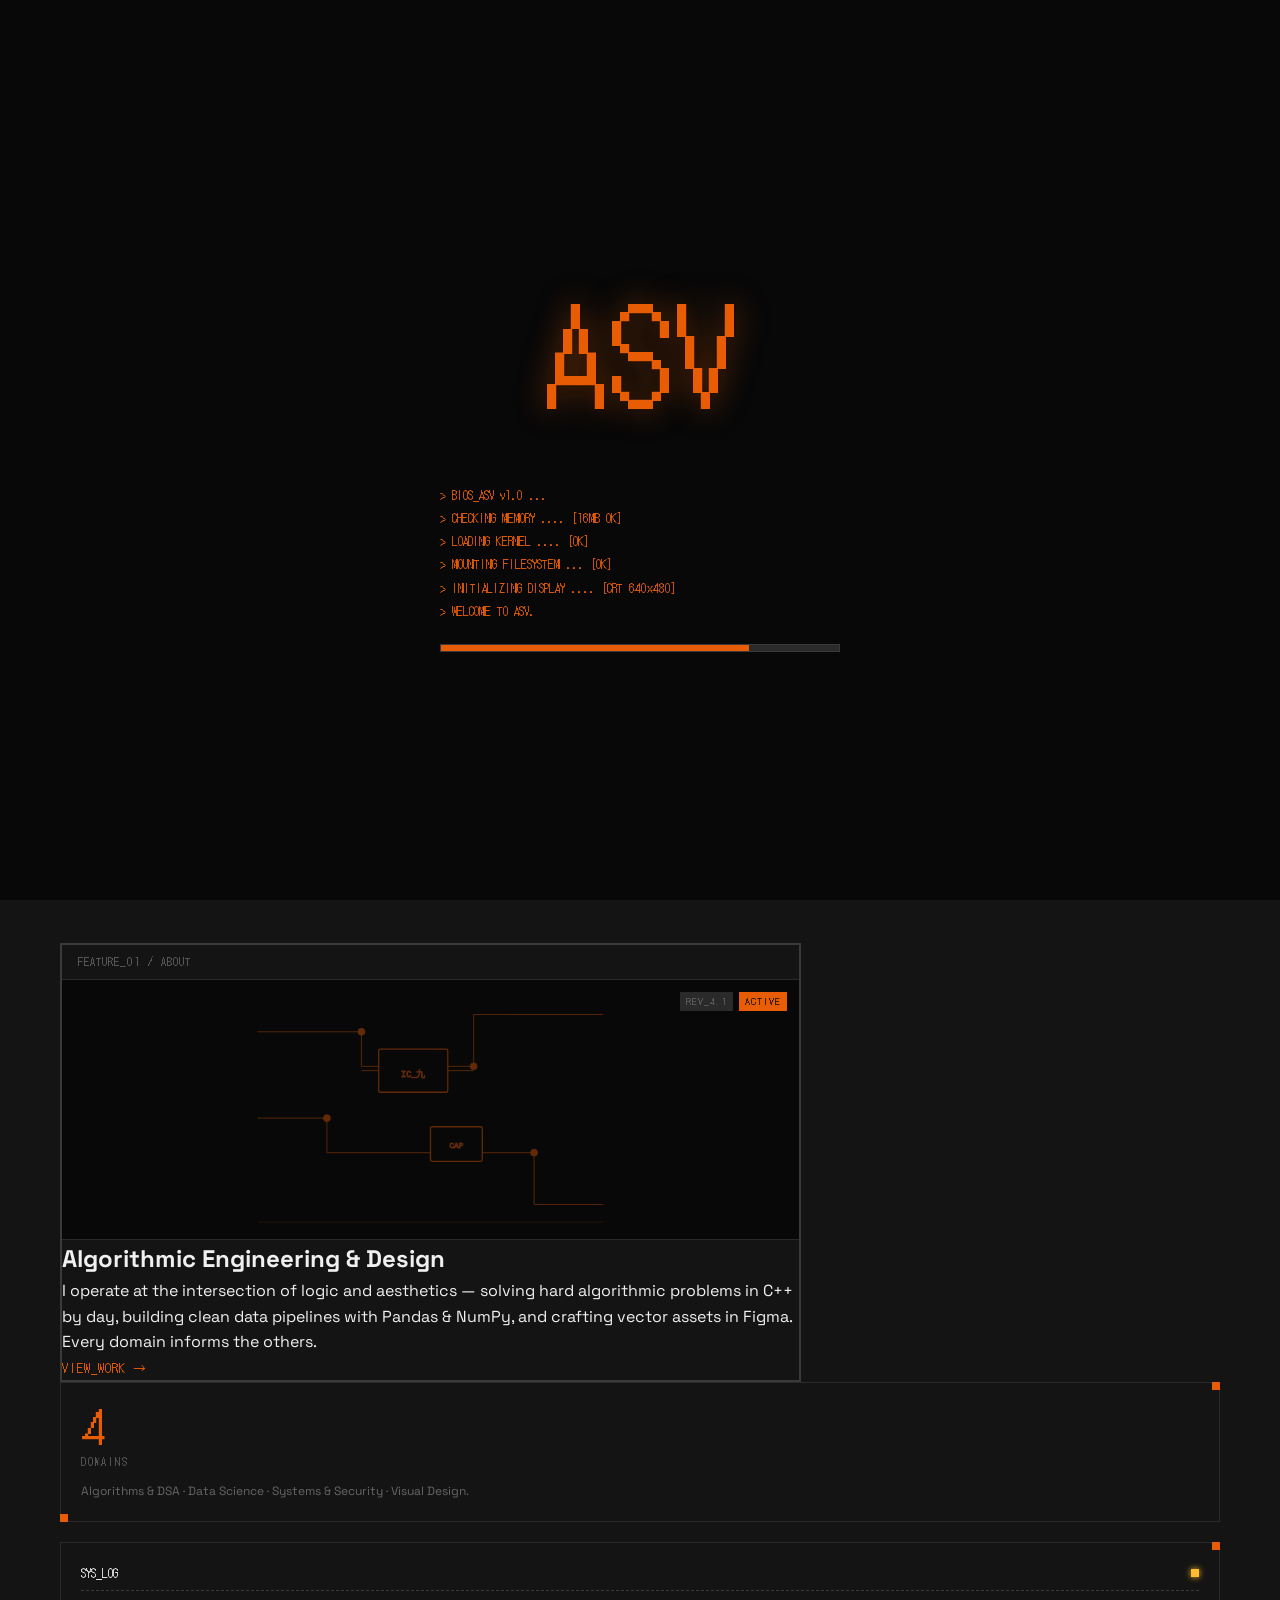
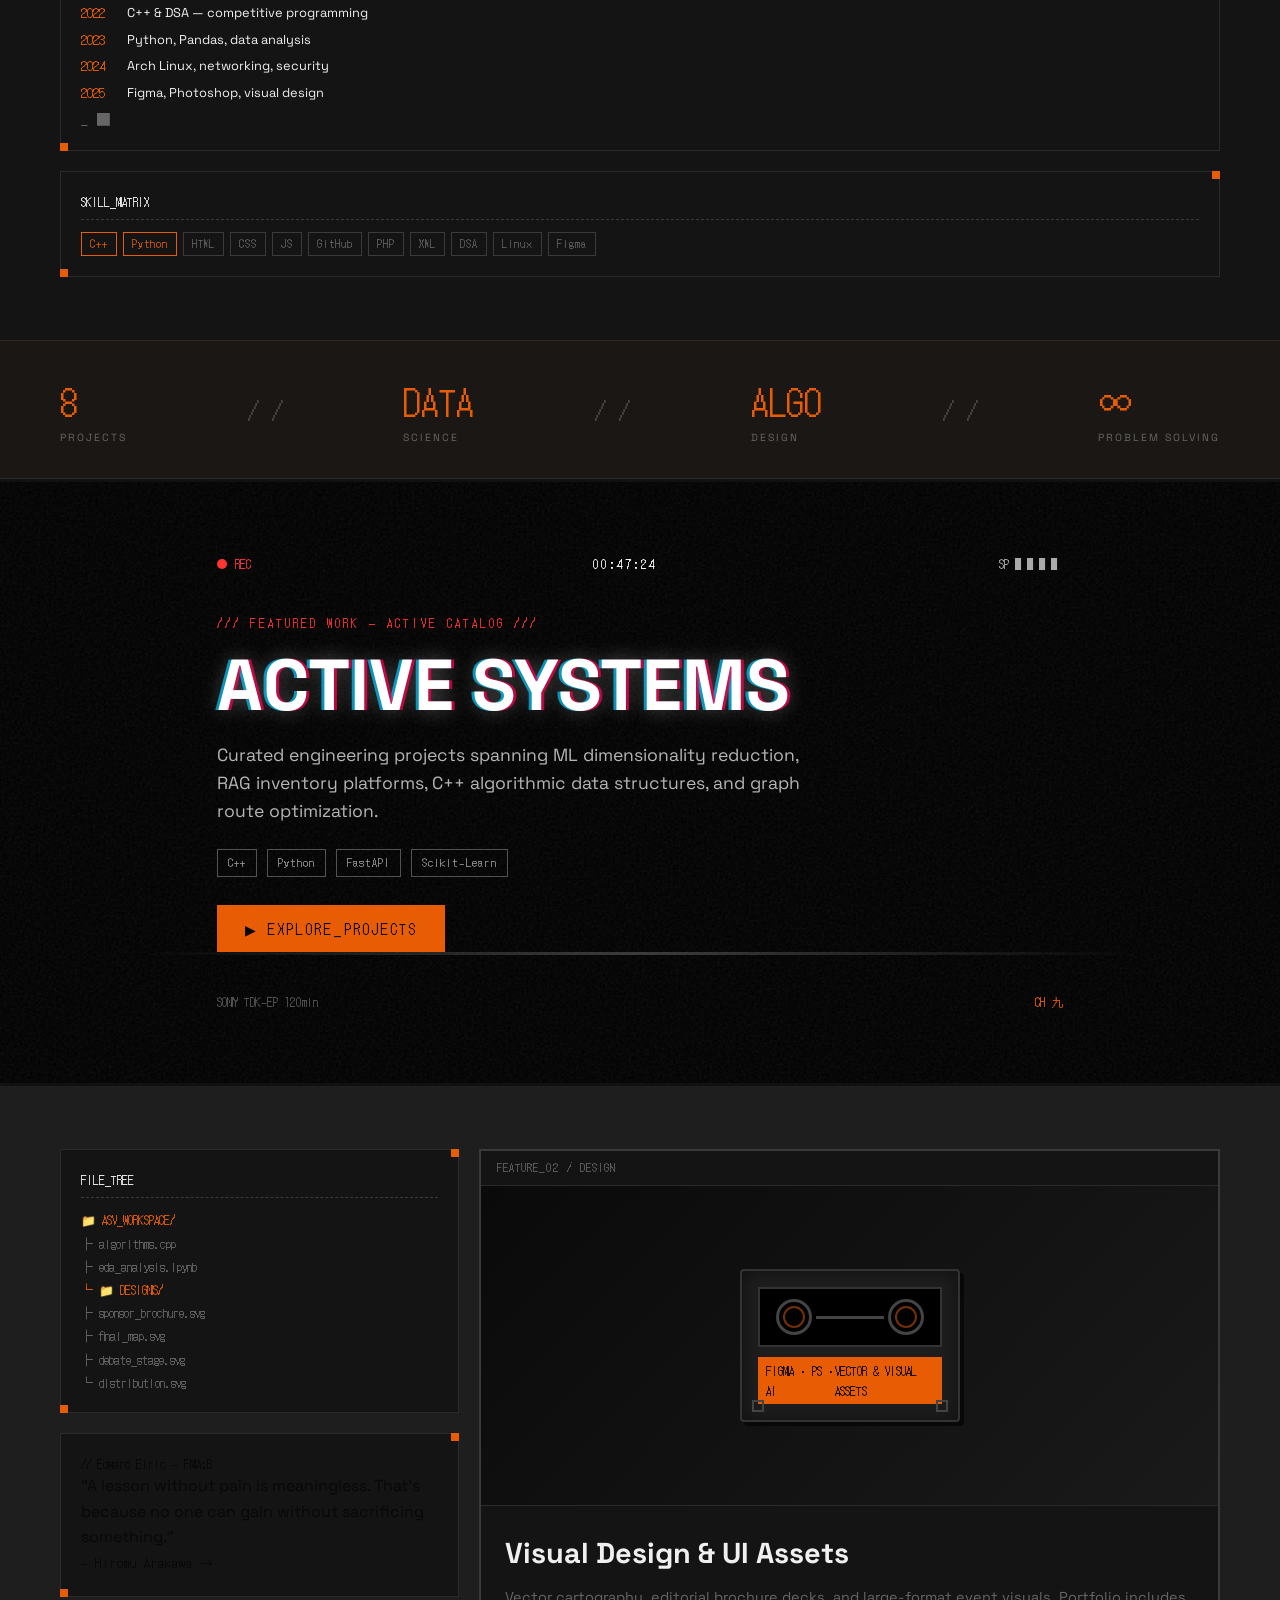
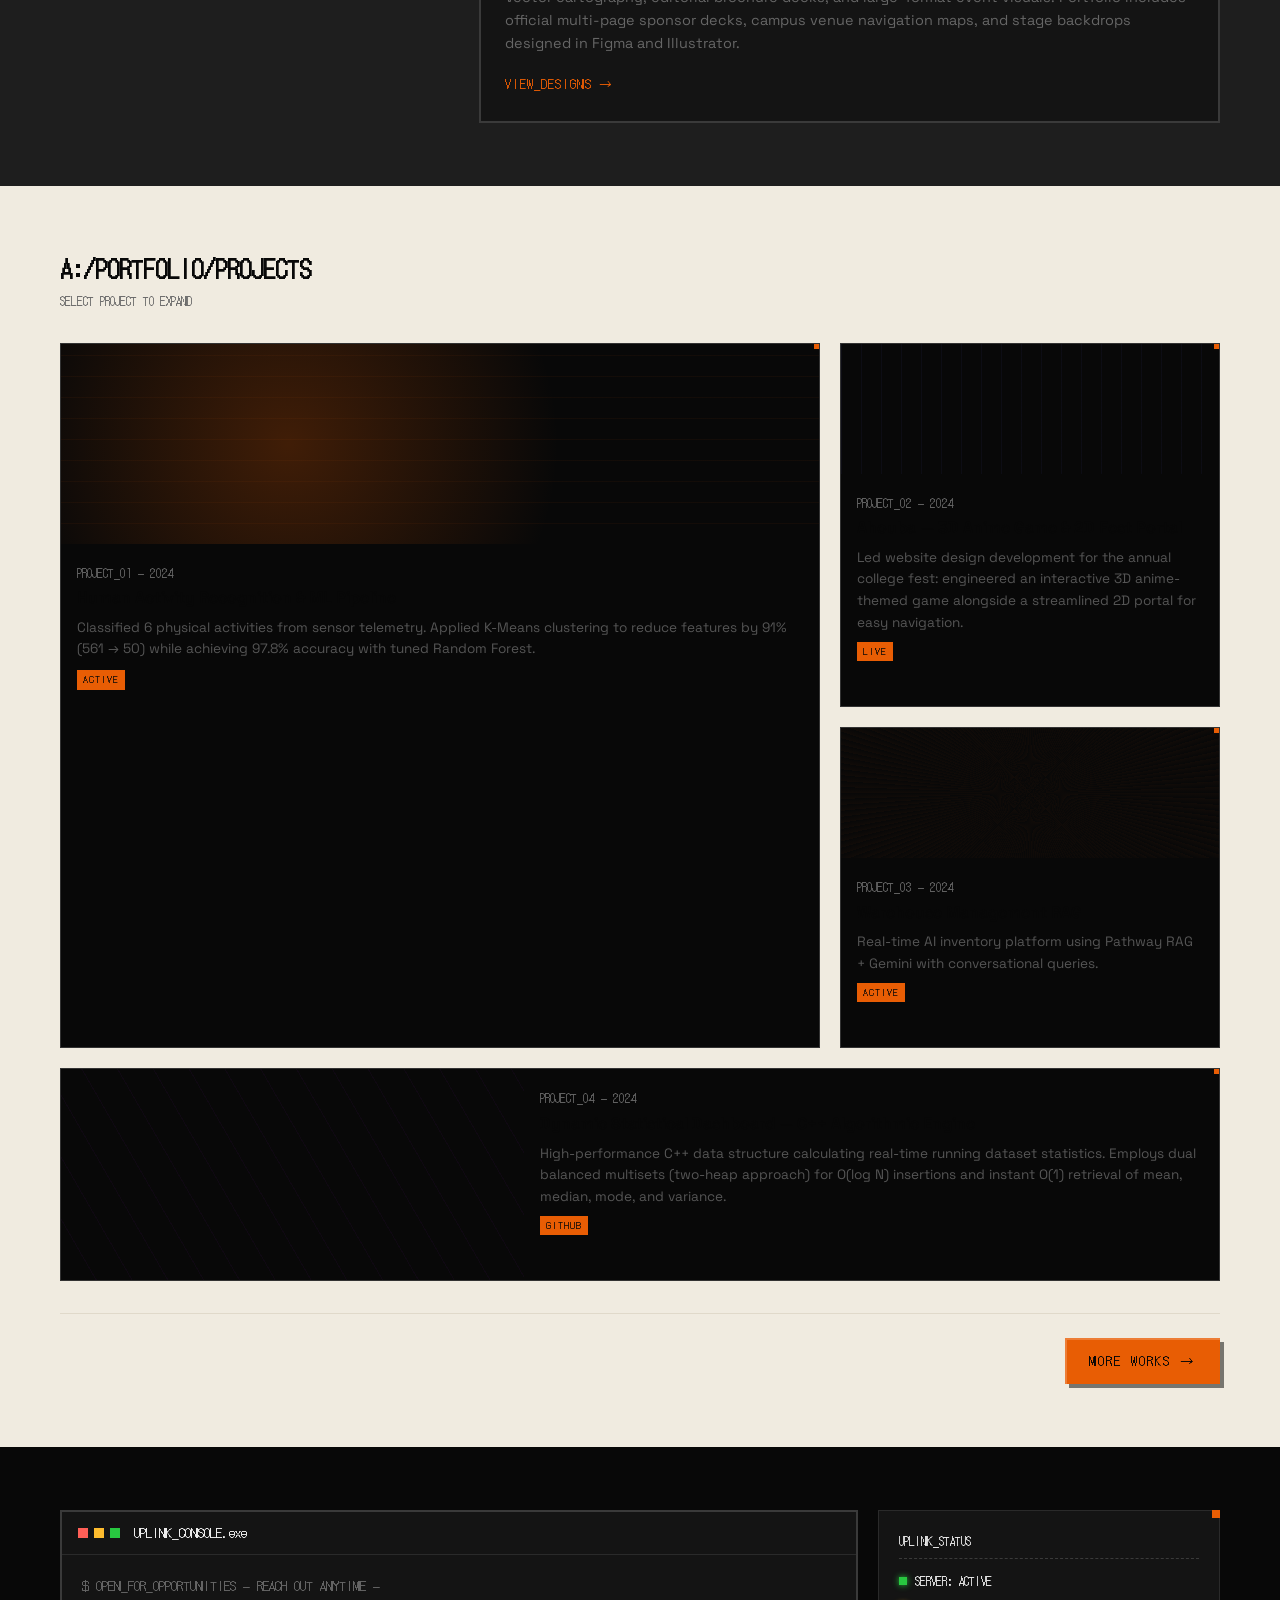
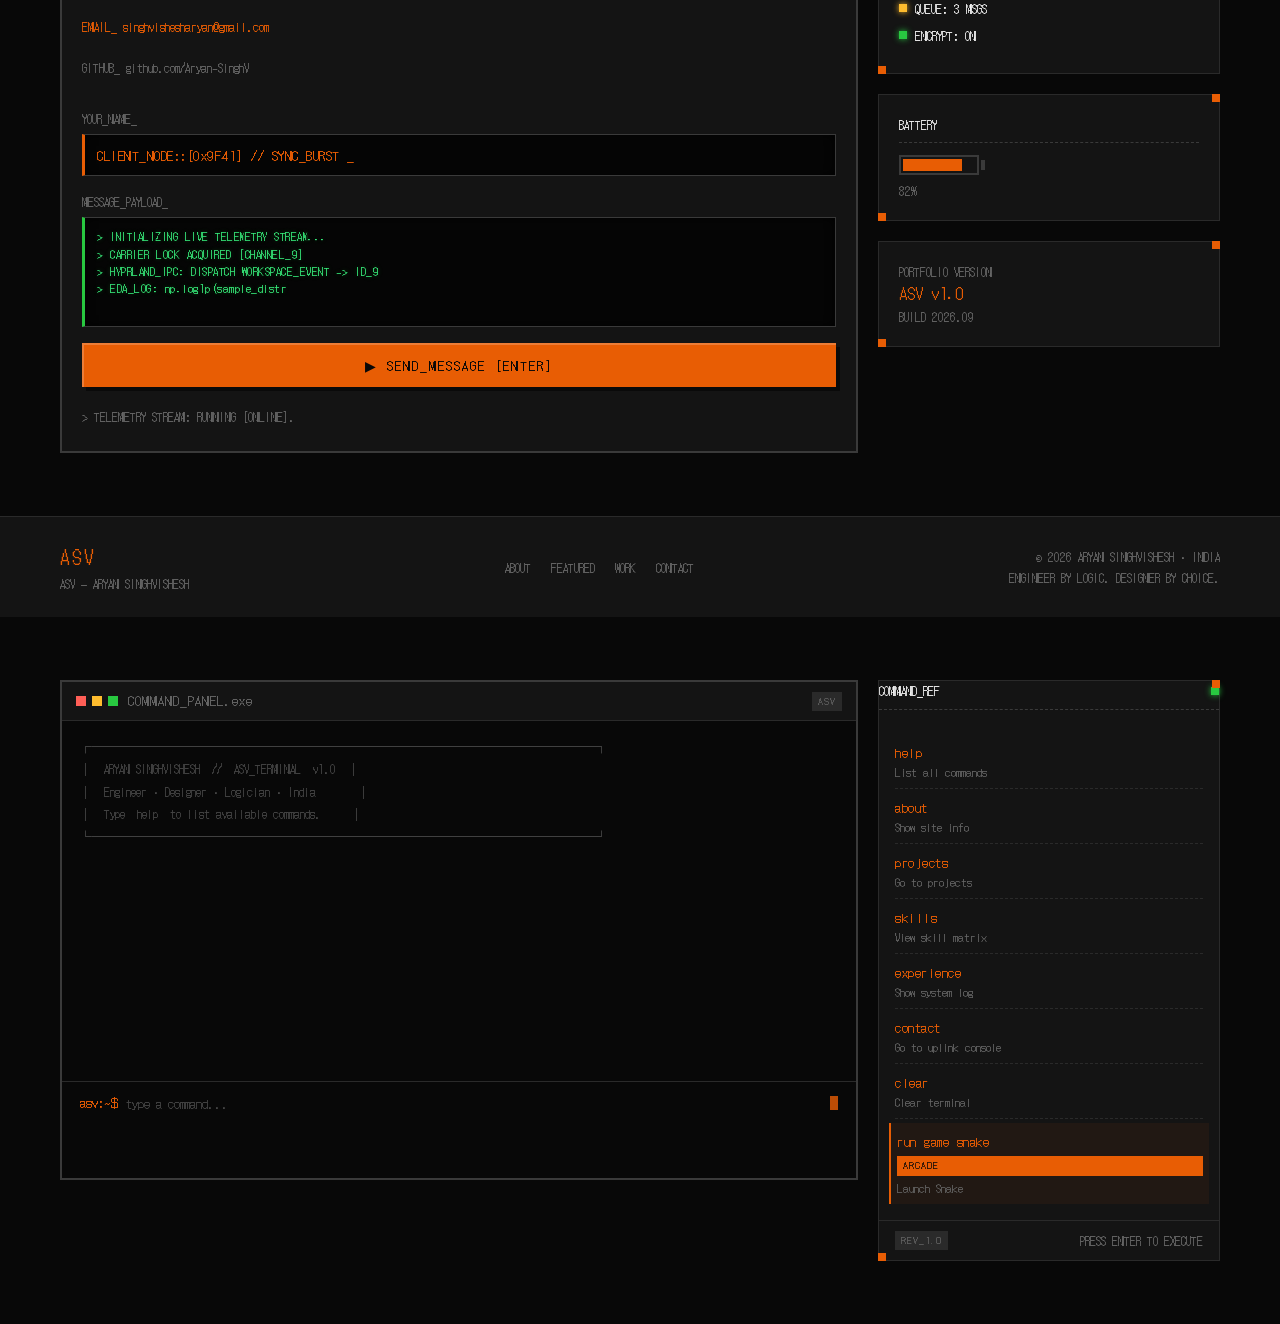
<file: index.html>
<!DOCTYPE html>
<html lang="en">
<head>
    <meta charset="UTF-8">
    <meta name="viewport" content="width=device-width, initial-scale=1.0">
    <title>ASV | Aryan Singhvishesh — Portfolio</title>
    <meta name="description" content="Versatile technologist specializing in algorithmic engineering, data science, Linux systems, and visual design. Open for opportunities.">

    <link rel="preconnect" href="https://fonts.googleapis.com">
    <link rel="preconnect" href="https://fonts.gstatic.com" crossorigin>
    <link href="https://fonts.googleapis.com/css2?family=DotGothic16&family=Space+Grotesk:wght@300;400;500;600;700&display=swap" rel="stylesheet">

    <link rel="stylesheet" href="css/style.css">
    <link rel="stylesheet" href="css/pixel-art.css">
    <link rel="stylesheet" href="css/animations.css">
    <!-- Command Panel — additive only -->
    <link rel="stylesheet" href="css/command-panel.css">
</head>
<body>
    <!-- Boot Screen -->
    <div id="boot-screen">
        <div id="boot-content">
            <div class="boot-logo">ASV</div>
            <div class="boot-lines" id="boot-lines"></div>
            <div class="boot-bar-wrap">
                <div class="boot-bar-fill" id="boot-bar"></div>
            </div>
        </div>
    </div>

    <!-- Overlay effects -->
    <div class="scanlines" aria-hidden="true"></div>
    <div class="vignette" aria-hidden="true"></div>

    <!-- Animated background -->
    <div class="bg-layer" aria-hidden="true">
        <canvas id="bg-canvas"></canvas>
    </div>

    <!-- Custom cursor -->
    <div id="cursor-dot"></div>
    <div id="cursor-ring"></div>

    <!-- ================================================
         SITE WRAPPER
    ================================================ -->
    <div id="site-wrapper">

        <!-- NAV -->
        <header id="main-nav">
            <div class="nav-inner">
                <div class="nav-brand">
                    <span class="px-badge">SYS</span>
                    <span class="nav-logo">ASV</span>
                    <span class="nav-dot blink"></span>
                </div>
                <nav class="nav-links" aria-label="Main navigation">
                    <a href="#featured" class="nav-a">ABOUT</a>
                    <a href="#vhs-section" class="nav-a">FEATURED</a>
                    <a href="#projects" class="nav-a">WORK</a>
                    <a href="#uplink" class="nav-a">CONTACT</a>
                </nav>
                <div class="nav-status">
                    <span id="clock" class="mono">00:00:00</span>
                    <span class="status-pill">ONLINE</span>
                </div>
            </div>
        </header>

        <!-- =============================================
             HERO — FULL WIDTH
        ============================================= -->
        <section id="hero" class="section-hero bg-dark-1">
            <div class="hero-inner">
                <div class="hero-text">
                    <p class="eyebrow mono">// SYS_INIT... ARYAN SINGHVISHESH :: OPEN FOR OPPORTUNITIES</p>
                    <h1 class="hero-h1">
                        <span class="glitch" data-text="未来の記憶">未来の記憶</span>
                    </h1>
                    <p class="hero-subtitle">ASV — ENGINEER · DESIGNER · LOGICIAN</p>
                    <p class="hero-body">
                        Versatile technologist with a strong foundation in C++ algorithmic problem-solving and Python-driven data analysis. Combines Linux administration, networking, and foundational cybersecurity with a creative eye for visual design — a well-rounded approach to every technical challenge.
                    </p>
                    <div class="hero-actions">
                        <button class="px-btn px-btn--primary" id="hero-cta">VIEW PROJECTS</button>
                        <button class="px-btn px-btn--ghost">GET_IN_TOUCH</button>
                    </div>
                </div>
                <div class="hero-widget-stack">
                    <!-- Widget: System Status -->
                    <div class="widget px-frame">
                        <div class="widget-head">
                            <span class="mono">SYS_STATUS</span>
                            <span class="led led--green blink"></span>
                        </div>
                        <div class="meter-row">
                            <span class="mono tiny">CPU</span>
                            <div class="px-bar"><div class="px-bar-fill" style="--w:74%"></div></div>
                            <span class="mono tiny val">74%</span>
                        </div>
                        <div class="meter-row">
                            <span class="mono tiny">MEM</span>
                            <div class="px-bar"><div class="px-bar-fill" style="--w:48%"></div></div>
                            <span class="mono tiny val">48%</span>
                        </div>
                        <div class="meter-row">
                            <span class="mono tiny">DSK</span>
                            <div class="px-bar"><div class="px-bar-fill" style="--w:91%"></div></div>
                            <span class="mono tiny val">91%</span>
                        </div>
                    </div>
                    <!-- Widget: Signal -->
                    <div class="widget px-frame">
                        <div class="widget-head">
                            <span class="mono">NETWORK</span>
                            <div class="sig-bars">
                                <span class="sb sb--1 on"></span>
                                <span class="sb sb--2 on"></span>
                                <span class="sb sb--3 on"></span>
                                <span class="sb sb--4 off"></span>
                            </div>
                        </div>
                        <p class="mono tiny muted">IP: 192.168.九.9</p>
                        <p class="mono tiny muted">LAT: 14ms</p>
                        <p class="mono tiny muted">PKT: <span id="pkt-count">——</span></p>
                    </div>
                </div>
            </div>
            <!-- Decorative kanji strips -->
            <div class="kanji-strip" aria-hidden="true">
                <span>電気　信号　機械　記憶　未来　技術　回路　電気</span>
            </div>
        </section>

        <!-- =============================================
             SPLIT 65 / 35 — FEATURED + STACKED
        ============================================= -->
        <section id="featured" class="section-split bg-charcoal">
            <div class="split-65-35">
                <!-- Large featured block -->
                <article class="feature-main px-frame-heavy">
                    <div class="frame-label">FEATURE_01 / ABOUT</div>
                    <div class="feature-main-visual">
                        <div class="circuit-art" aria-hidden="true">
                            <svg width="100%" height="100%" viewBox="0 0 400 300" xmlns="http://www.w3.org/2000/svg">
                                <g stroke="var(--orange)" stroke-width="1" fill="none" opacity="0.4">
                                    <line x1="0" y1="60" x2="120" y2="60"/>
                                    <line x1="120" y1="60" x2="120" y2="100"/>
                                    <line x1="120" y1="100" x2="250" y2="100"/>
                                    <circle cx="120" cy="60" r="4" fill="var(--orange)"/>
                                    <line x1="250" y1="100" x2="250" y2="40"/>
                                    <line x1="250" y1="40" x2="400" y2="40"/>
                                    <circle cx="250" cy="100" r="4" fill="var(--orange)"/>
                                    <line x1="0" y1="160" x2="80" y2="160"/>
                                    <line x1="80" y1="160" x2="80" y2="200"/>
                                    <line x1="80" y1="200" x2="320" y2="200"/>
                                    <line x1="320" y1="200" x2="320" y2="260"/>
                                    <line x1="320" y1="260" x2="400" y2="260"/>
                                    <circle cx="80" cy="160" r="4" fill="var(--orange)"/>
                                    <circle cx="320" cy="200" r="4" fill="var(--orange)"/>
                                    <rect x="140" y="80" width="80" height="50" rx="2" stroke="var(--orange)" fill="var(--dark-1)" stroke-width="1.5"/>
                                    <text x="180" y="112" fill="var(--orange)" font-size="10" text-anchor="middle" font-family="monospace">IC_九</text>
                                    <rect x="200" y="170" width="60" height="40" rx="2" stroke="var(--orange)" fill="var(--dark-1)" stroke-width="1.5"/>
                                    <text x="230" y="195" fill="var(--orange)" font-size="9" text-anchor="middle" font-family="monospace">CAP</text>
                                    <line x1="140" y1="105" x2="120" y2="105"/>
                                    <line x1="220" y1="105" x2="250" y2="105"/>
                                </g>
                                <g fill="var(--orange)" opacity="0.15">
                                    <rect x="0" y="280" width="400" height="1"/>
                                </g>
                            </svg>
                        </div>
                        <div class="feature-badge">
                            <span class="px-badge">REV_4.1</span>
                            <span class="px-badge orange">ACTIVE</span>
                        </div>
                    </div>
                        <h2>Algorithmic Engineering &amp; Design</h2>
                        <p>I operate at the intersection of logic and aesthetics — solving hard algorithmic problems in C++ by day, building clean data pipelines with Pandas &amp; NumPy, and crafting vector assets in Figma. Every domain informs the others.</p>
                        <a href="#projects" class="inline-link mono">VIEW_WORK →</a>
                    </div>
                </article>

                <!-- Stacked small blocks -->
                <div class="stack-35">
                    <!-- Stat card -->
                    <div class="stack-card px-frame bg-warm-dark">
                        <div class="stat-big">
                            <span class="stat-num orange">4</span>
                            <span class="stat-label mono">DOMAINS</span>
                        </div>
                        <p class="tiny muted">Algorithms &amp; DSA · Data Science · Systems &amp; Security · Visual Design.</p>
                    </div>
                    <!-- Timeline widget -->
                    <div class="stack-card px-frame">
                        <div class="widget-head"><span class="mono">SYS_LOG</span><span class="led led--amber blink"></span></div>
                        <ul class="timeline-mini">
                            <li><span class="mono orange">2022</span><span>C++ &amp; DSA — competitive programming</span></li>
                            <li><span class="mono orange">2023</span><span>Python, Pandas, data analysis</span></li>
                            <li><span class="mono orange">2024</span><span>Arch Linux, networking, security</span></li>
                            <li><span class="mono orange">2025</span><span>Figma, Photoshop, visual design</span></li>
                            <li class="cursor-line mono">_<span class="blink">█</span></li>
                        </ul>
                    </div>
                    <!-- Skill chip widget -->
                    <div class="stack-card px-frame bg-dark-1">
                        <div class="widget-head"><span class="mono">SKILL_MATRIX</span></div>
                        <div class="skill-chips">
                            <span class="chip chip--active">C++</span>
                            <span class="chip chip--active">Python</span>
                            <span class="chip">HTML</span>
                            <span class="chip">CSS</span>
                            <span class="chip">JS</span>
                            <span class="chip">GitHub</span>
                            <span class="chip">PHP</span>
                            <span class="chip">XML</span>
                            <span class="chip">DSA</span>
                            <span class="chip">Linux</span>
                            <span class="chip">Figma</span>
                        </div>
                    </div>
                </div>
            </div>
        </section>

        <!-- =============================================
             FULL WIDTH — EDITORIAL STRIP
        ============================================= -->
        <section class="section-strip bg-warm-dark">
            <div class="strip-inner">
                <div class="strip-stat">
                    <span class="strip-num mono">8</span>
                    <span class="strip-label">PROJECTS</span>
                </div>
                <div class="strip-div" aria-hidden="true">/ /</div>
                <div class="strip-stat">
                    <span class="strip-num mono">DATA</span>
                    <span class="strip-label">SCIENCE</span>
                </div>
                <div class="strip-div" aria-hidden="true">/ /</div>
                <div class="strip-stat">
                    <span class="strip-num mono">ALGO</span>
                    <span class="strip-label">DESIGN</span>
                </div>
                <div class="strip-div" aria-hidden="true">/ /</div>
                <div class="strip-stat">
                    <span class="strip-num mono">∞</span>
                    <span class="strip-label">PROBLEM SOLVING</span>
                </div>
            </div>
        </section>

        <!-- =============================================
             VHS / CRT SHOWCASE — FULL WIDTH (SINGLE INSTANCE)
        ============================================= -->
        <section id="vhs-section" class="section-vhs">
            <!-- VHS-specific overlays (scoped to this section) -->
            <div class="vhs-scanlines" aria-hidden="true"></div>
            <div class="vhs-noise" aria-hidden="true"></div>
            <div class="vhs-rgb-shift" aria-hidden="true"></div>

            <div class="vhs-inner">
                <!-- Recording HUD -->
                <div class="vhs-hud-top">
                    <span class="vhs-rec mono"><span class="rec-dot blink"></span> REC</span>
                    <span class="vhs-counter mono" id="vhs-counter">00:47:22</span>
                    <span class="vhs-sp mono">SP ▌▌▌▌</span>
                </div>

                <!-- Main VHS content -->
                <div class="vhs-content">
                    <p class="vhs-label mono">/// FEATURED WORK — ACTIVE CATALOG ///</p>
                    <h2 class="vhs-title glitch-hard" data-text="ACTIVE SYSTEMS">ACTIVE SYSTEMS</h2>
                    <p class="vhs-body">
                        Curated engineering projects spanning ML dimensionality reduction, RAG inventory platforms, C++ algorithmic data structures, and graph route optimization.
                    </p>
                    <div class="vhs-tags">
                        <span class="vhs-tag">C++</span>
                        <span class="vhs-tag">Python</span>
                        <span class="vhs-tag">FastAPI</span>
                        <span class="vhs-tag">Scikit-Learn</span>
                    </div>
                    <a href="#projects" class="vhs-btn mono" style="text-decoration:none; display:inline-block;">▶ EXPLORE_PROJECTS</a>
                </div>

                <!-- Fake TV static bars -->
                <div class="vhs-static-bars" aria-hidden="true">
                    <div class="static-bar"></div>
                    <div class="static-bar"></div>
                </div>

                <!-- HUD bottom -->
                <div class="vhs-hud-bottom">
                    <span class="mono vhs-tiny">SONY TDK-EP 120min</span>
                    <span class="vhs-ch mono">CH 九</span>
                </div>
            </div>
        </section>

        <!-- =============================================
             SPLIT 35 / 65 — INFO PANEL + LARGE CARD
        ============================================= -->
        <section class="section-split bg-gray-mid">
            <div class="split-35-65">
                <!-- Small stack left -->
                <div class="stack-35">
                    <div class="stack-card px-frame bg-dark-1">
                        <div class="widget-head"><span class="mono">FILE_TREE</span></div>
                        <ul class="file-tree mono tiny">
                            <li class="ft-dir">📁 ASV_WORKSPACE/</li>
                            <li class="ft-file">  ├ algorithms.cpp</li>
                            <li class="ft-file">  ├ eda_analysis.ipynb</li>
                            <li class="ft-dir">  └ 📁 DESIGNS/</li>
                            <li class="ft-file">      ├ sponsor_brochure.svg</li>
                            <li class="ft-file">      ├ final_map.svg</li>
                            <li class="ft-file">      ├ debate_stage.svg</li>
                            <li class="ft-file">      └ distribution.svg</li>
                        </ul>
                    </div>
                    <div class="stack-card px-frame bg-orange-panel">
                        <p class="mono tiny" style="color:var(--dark-1)">// Edward Elric — FMA:B</p>
                        <p class="feature-quote" style="color:var(--dark-1)">"A lesson without pain is meaningless. That's because no one can gain without sacrificing something."</p>
                        <a href="https://aryan-singhv.github.io/know_me/#projects" target="_blank" rel="noopener" class="inline-link mono" style="color:var(--dark-1)">— Hiromu Arakawa →</a>
                    </div>
                </div>

                <!-- Large project card right -->
                <article class="feature-main px-frame-heavy alt-bg">
                    <div class="frame-label">FEATURE_02 / DESIGN</div>
                    <div class="feature-main-visual tall">
                        <!-- Abstract hardware visual via CSS -->
                        <div class="cassette-art" aria-hidden="true">
                            <div class="cassette-body">
                                <div class="cassette-window">
                                    <div class="cassette-reel reel-left"></div>
                                    <div class="cassette-tape"></div>
                                    <div class="cassette-reel reel-right"></div>
                                </div>
                                <div class="cassette-label">
                                    <span class="mono tiny">FIGMA · PS · AI</span>
                                    <span class="mono tiny muted">VECTOR &amp; VISUAL ASSETS</span>
                                </div>
                            </div>
                        </div>
                    </div>
                    <div class="feature-main-body">
                        <h2>Visual Design &amp; UI Assets</h2>
                        <p>Vector cartography, editorial brochure decks, and large-format event visuals. Portfolio includes official multi-page sponsor decks, campus venue navigation maps, and stage backdrops designed in Figma and Illustrator.</p>
                        <a href="works.html#design-archive" class="inline-link mono">VIEW_DESIGNS →</a>
                    </div>
                </article>
            </div>
        </section>

        <!-- =============================================
             FULL WIDTH — CREAM PROJECT GALLERY
        ============================================= -->
        <section id="projects" class="section-cream bg-cream">
            <div class="cream-header">
                <h2 class="cream-title">A:/PORTFOLIO/PROJECTS</h2>
                <p class="cream-sub mono">SELECT PROJECT TO EXPAND</p>
            </div>
            <div class="gallery-asymm">
                <a href="https://github.com/Aryan-SinghV/human-activity-recognition/blob/main/activity.ipynb" target="_blank" rel="noopener" class="gal-card gal-card--lg px-frame-dark" style="text-decoration:none; color:inherit;">
                    <div class="gal-img gal-img--1"></div>
                    <div class="gal-body">
                        <span class="mono tiny muted">PROJECT_01 — 2024</span>
                        <h3>Human Activity Recognition &amp; ML Pipeline</h3>
                        <p>Classified 6 physical activities from sensor telemetry. Applied K-Means clustering to reduce features by 91% (561 → 50) while achieving 97.8% accuracy with tuned Random Forest.</p>
                        <span class="px-badge orange">ACTIVE</span>
                    </div>
                </a>
                <!-- Stacked small cards -->
                <div class="gal-stack">
                    <a href="https://www.ahouba.com/" target="_blank" rel="noopener" class="gal-card px-frame-dark" style="text-decoration:none; color:inherit;">
                        <div class="gal-img gal-img--2 short"></div>
                        <div class="gal-body">
                            <span class="mono tiny muted">PROJECT_02 — 2024</span>
                            <h3>Ahouba — 3D Anime Game &amp; 2D Fest Portal</h3>
                            <p>Led website design development for the annual college fest: engineered an interactive 3D anime-themed game alongside a streamlined 2D portal for easy navigation.</p>
                            <span class="px-badge orange" style="margin-top:8px; display:inline-block;">LIVE</span>
                        </div>
                    </a>
                    <a href="https://github.com/Anandxz/pathway_rag/tree/main" target="_blank" rel="noopener" class="gal-card px-frame-dark" style="text-decoration:none; color:inherit;">
                        <div class="gal-img gal-img--3 short"></div>
                        <div class="gal-body">
                            <span class="mono tiny muted">PROJECT_03 — 2024</span>
                            <h3>Warehouse Management RAG</h3>
                            <p>Real-time AI inventory platform using Pathway RAG + Gemini with conversational queries.</p>
                            <span class="px-badge orange" style="margin-top:8px; display:inline-block;">ACTIVE</span>
                        </div>
                    </a>
                </div>
                <!-- Wide card -->
                <a href="https://github.com/Aryan-SinghV/simple_statistical_dashboard" target="_blank" rel="noopener" class="gal-card gal-card--wide px-frame-dark" style="text-decoration:none; color:inherit;">
                    <div class="gal-img gal-img--4"></div>
                    <div class="gal-body">
                        <span class="mono tiny muted">PROJECT_04 — 2024</span>
                        <h3>Dynamic Statistical Dashboard — C++ Algorithmic Engine</h3>
                        <p>High-performance C++ data structure calculating real-time running dataset statistics. Employs dual balanced multisets (two-heap approach) for O(log N) insertions and instant O(1) retrieval of mean, median, mode, and variance.</p>
                        <span class="px-badge orange" style="margin-top:8px; display:inline-block;">GITHUB</span>
                    </div>
                </a>
            </div>
            <!-- More Works footer -->
            <div class="cream-footer">
                <a href="works.html" target="_blank" rel="noopener" class="px-btn px-btn--primary cream-more-btn" id="more-works-btn">
                    MORE WORKS <span class="cream-arrow">→</span>
                </a>
            </div>
        </section>

        <!-- =============================================
             SPLIT 70 / 30 — TERMINAL CONTACT + STATUS
        ============================================= -->
        <section id="uplink" class="section-split bg-dark-1">
            <div class="split-70-30">
                <!-- Terminal contact block -->
                <div class="terminal-block px-frame-heavy">
                    <div class="term-header">
                        <span class="term-dot red"></span>
                        <span class="term-dot amber"></span>
                        <span class="term-dot green"></span>
                        <span class="mono small" style="margin-left:8px">UPLINK_CONSOLE.exe</span>
                    </div>
                    <div class="term-body">
                        <p class="mono small muted">$ OPEN_FOR_OPPORTUNITIES — REACH OUT ANYTIME —</p>
                        <p class="mono tiny" style="margin-bottom:6px; color: var(--orange)">EMAIL_  singhvishesharyan@gmail.com</p>
                        <p class="mono tiny" style="margin-bottom:16px; color: var(--text-muted)">GITHUB_ github.com/Aryan-SinghV</p>
                        <div class="input-row">
                            <label class="mono small">YOUR_NAME_</label>
                            <input type="text" class="px-input uplink-stream-field" id="contact-name" readonly tabindex="-1" spellcheck="false" autocomplete="off">
                        </div>
                        <div class="input-row">
                            <label class="mono small">MESSAGE_PAYLOAD_</label>
                            <textarea class="px-input uplink-stream-field" id="contact-msg" rows="4" readonly tabindex="-1" spellcheck="false"></textarea>
                        </div>
                        <button class="px-btn px-btn--primary" id="transmit-btn">
                            ▶ SEND_MESSAGE [ENTER]
                        </button>
                        <p class="term-feedback mono tiny muted" id="term-feedback"></p>
                    </div>
                </div>

                <!-- Status sidebar -->
                <div class="status-sidebar">
                    <div class="stack-card px-frame">
                        <div class="widget-head"><span class="mono">UPLINK_STATUS</span></div>
                        <p class="status-row"><span class="led led--green blink"></span><span class="mono tiny">SERVER: ACTIVE</span></p>
                        <p class="status-row"><span class="led led--amber blink"></span><span class="mono tiny">QUEUE: 3 MSGS</span></p>
                        <p class="status-row"><span class="led led--green"></span><span class="mono tiny">ENCRYPT: ON</span></p>
                    </div>
                    <div class="stack-card px-frame bg-warm-dark">
                        <div class="widget-head"><span class="mono">BATTERY</span></div>
                        <div class="battery-widget">
                            <div class="batt-body">
                                <div class="batt-fill" id="batt-fill"></div>
                            </div>
                            <div class="batt-tip"></div>
                        </div>
                        <p class="mono tiny muted" id="batt-pct">—%</p>
                    </div>
                    <div class="stack-card px-frame">
                        <p class="mono tiny muted">PORTFOLIO VERSION</p>
                        <p class="mono orange">ASV v1.0</p>
                        <p class="mono tiny muted">BUILD 2026.09</p>
                    </div>
                </div>
            </div>
        </section>

        <!-- FOOTER -->
        <footer id="main-footer" class="bg-charcoal">
            <div class="footer-inner">
                <div class="footer-brand">
                    <span class="nav-logo">ASV</span>
                    <span class="mono tiny muted">ASV — ARYAN SINGHVISHESH</span>
                </div>
                <div class="footer-links mono tiny">
                    <a href="#featured">ABOUT</a>
                    <a href="#vhs-section">FEATURED</a>
                    <a href="#projects">WORK</a>
                    <a href="#uplink">CONTACT</a>
                </div>
                <div class="footer-right mono tiny muted">
                    <span>© 2026 ARYAN SINGHVISHESH · INDIA</span>
                    <span>ENGINEER BY LOGIC. DESIGNER BY CHOICE.</span>
                </div>
            </div>
        </footer>

        <!-- =============================================
             COMMAND PANEL — ADDITIVE SECTION
             Uses existing CSS tokens & layout classes only.
        ============================================= -->
        <section id="command-panel" class="section-split bg-dark-1">
            <div class="split-70-30">

                <!-- LEFT: Interactive Terminal -->
                <div class="cp-terminal px-frame-heavy">
                    <div class="cp-term-header">
                        <div class="cp-dots">
                            <span class="term-dot red"></span>
                            <span class="term-dot amber"></span>
                            <span class="term-dot green"></span>
                        </div>
                        <span class="mono small cp-title">COMMAND_PANEL.exe</span>
                        <span class="px-badge">ASV</span>
                    </div>

                    <!-- Snake game canvas (hidden by default) -->
                    <div id="cp-game-container" class="cp-game-container" hidden>
                        <div class="cp-game-hud">
                            <span class="mono tiny orange">SNAKE_GAME.exe</span>
                            <span class="mono tiny muted" id="cp-score">SCORE: 0</span>
                            <button class="px-btn px-btn--ghost cp-close-game" id="cp-close-game" aria-label="Exit game">✕ EXIT</button>
                        </div>
                        <canvas id="cp-snake-canvas" width="360" height="360" aria-label="Snake game"></canvas>
                        <p class="mono tiny muted cp-game-note">ARROW KEYS to move · collect <span class="orange">◆</span> · avoid walls &amp; self</p>
                    </div>

                    <!-- Terminal output + input (visible by default) -->
                    <div id="cp-term-body" class="cp-term-body">
                        <div id="cp-output" class="cp-output" role="log" aria-live="polite" aria-label="Terminal output"></div>
                        <form id="cp-form" class="cp-input-row" autocomplete="off" aria-label="Command input">
                            <span class="cp-prompt mono orange" aria-hidden="true">asv:~$</span>
                            <input
                                id="cp-input"
                                class="cp-input mono"
                                type="text"
                                spellcheck="false"
                                autocomplete="off"
                                aria-label="Type a command"
                                placeholder="type a command..."
                            >
                            <span class="cp-cursor" aria-hidden="true"></span>
                        </form>
                    </div>
                </div>

                <!-- RIGHT: Docs / Help panel -->
                <aside class="cp-docs px-frame" aria-label="Command reference">
                    <div class="widget-head">
                        <span class="mono">COMMAND_REF</span>
                        <span class="led led--green blink"></span>
                    </div>
                    <ul class="cp-cmd-list">
                        <li><span class="cp-cmd-name mono orange">help</span><span class="cp-cmd-desc mono tiny muted">List all commands</span></li>
                        <li><span class="cp-cmd-name mono orange">about</span><span class="cp-cmd-desc mono tiny muted">Show site info</span></li>
                        <li><span class="cp-cmd-name mono orange">projects</span><span class="cp-cmd-desc mono tiny muted">Go to projects</span></li>
                        <li><span class="cp-cmd-name mono orange">skills</span><span class="cp-cmd-desc mono tiny muted">View skill matrix</span></li>
                        <li><span class="cp-cmd-name mono orange">experience</span><span class="cp-cmd-desc mono tiny muted">Show system log</span></li>
                        <li><span class="cp-cmd-name mono orange">contact</span><span class="cp-cmd-desc mono tiny muted">Go to uplink console</span></li>
                        <li><span class="cp-cmd-name mono orange">clear</span><span class="cp-cmd-desc mono tiny muted">Clear terminal</span></li>
                        <li class="cp-cmd-arcade">
                            <span class="cp-cmd-name mono orange">run game snake</span>
                            <span class="px-badge orange">ARCADE</span>
                            <span class="cp-cmd-desc mono tiny muted">Launch Snake</span>
                        </li>
                    </ul>
                    <div class="cp-docs-footer">
                        <span class="px-badge">REV_1.0</span>
                        <span class="mono tiny muted">PRESS ENTER TO EXECUTE</span>
                    </div>
                </aside>

            </div>
        </section>
        <!-- END COMMAND PANEL -->

    </div><!-- /site-wrapper -->

    <script src="js/main.js"></script>
    <!-- Command Panel JS — additive only -->
    <script src="js/command-panel.js"></script>
</body>
</html>
</file>
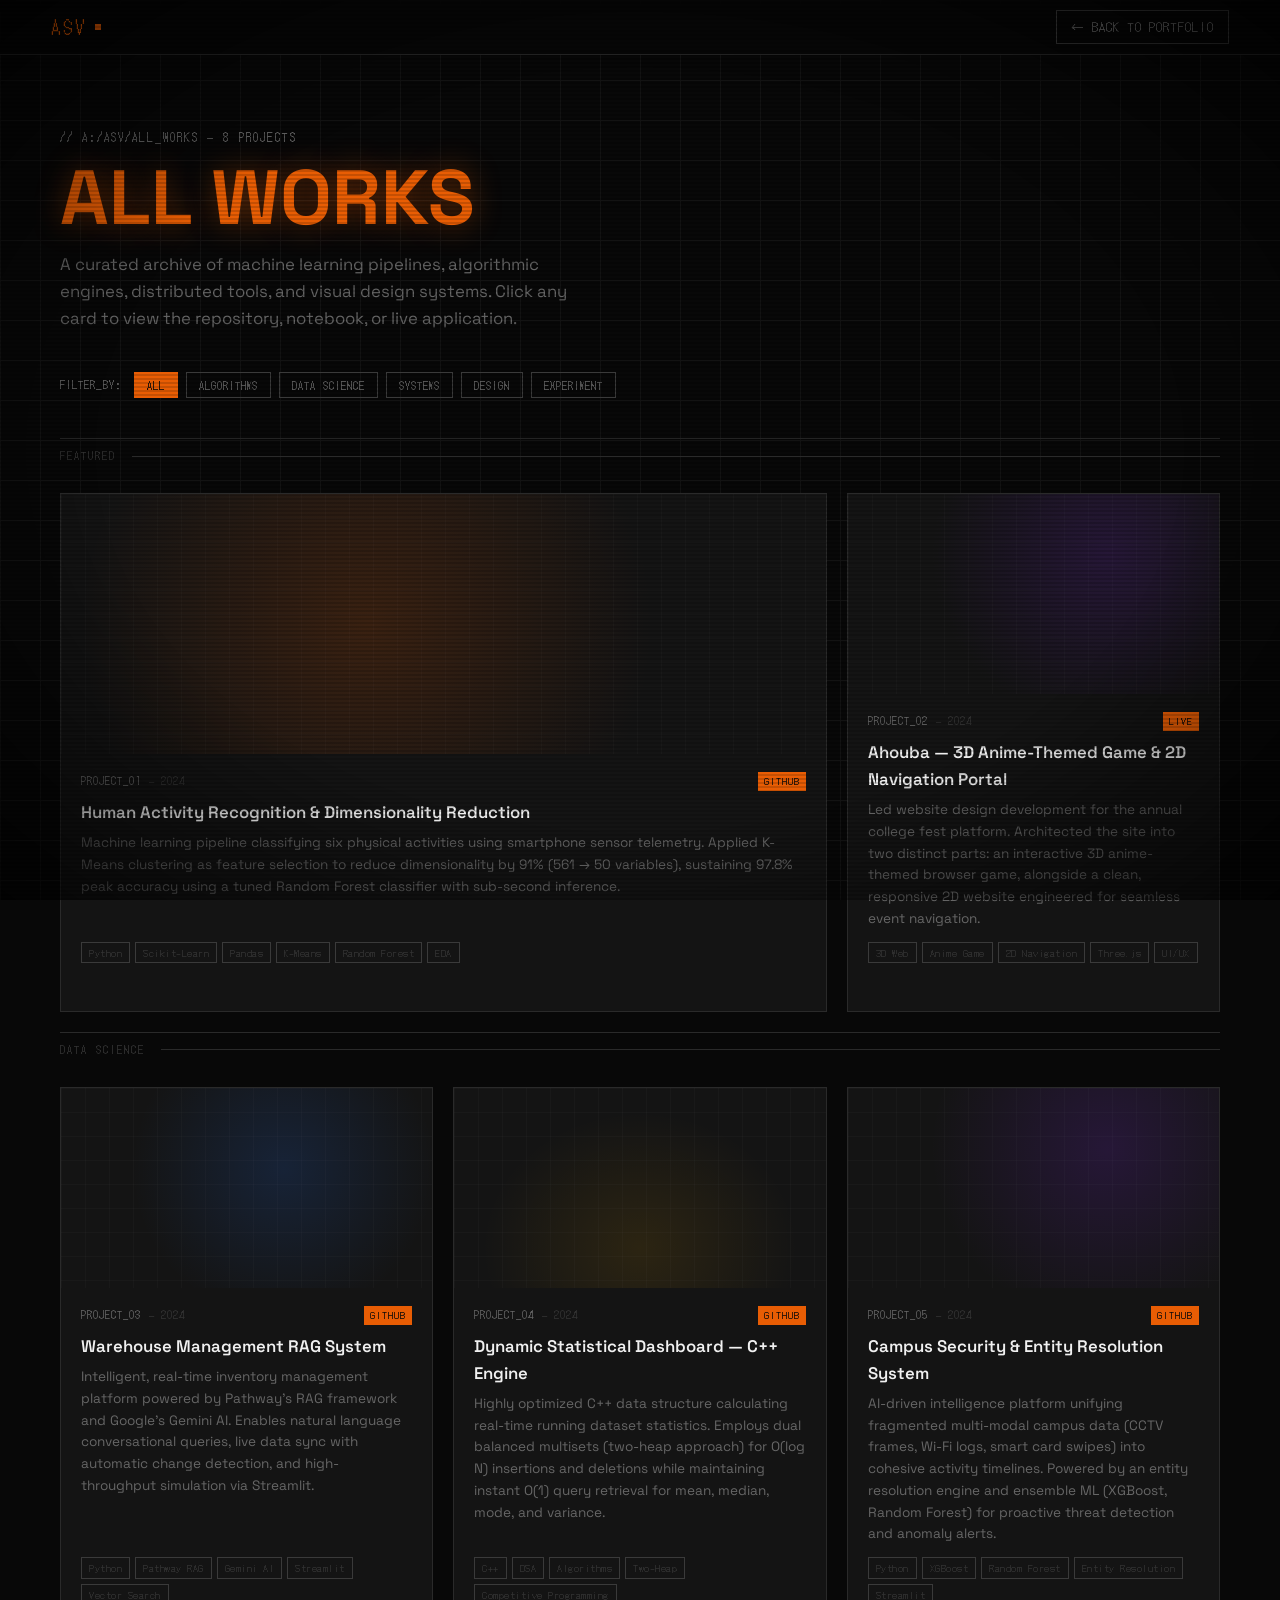
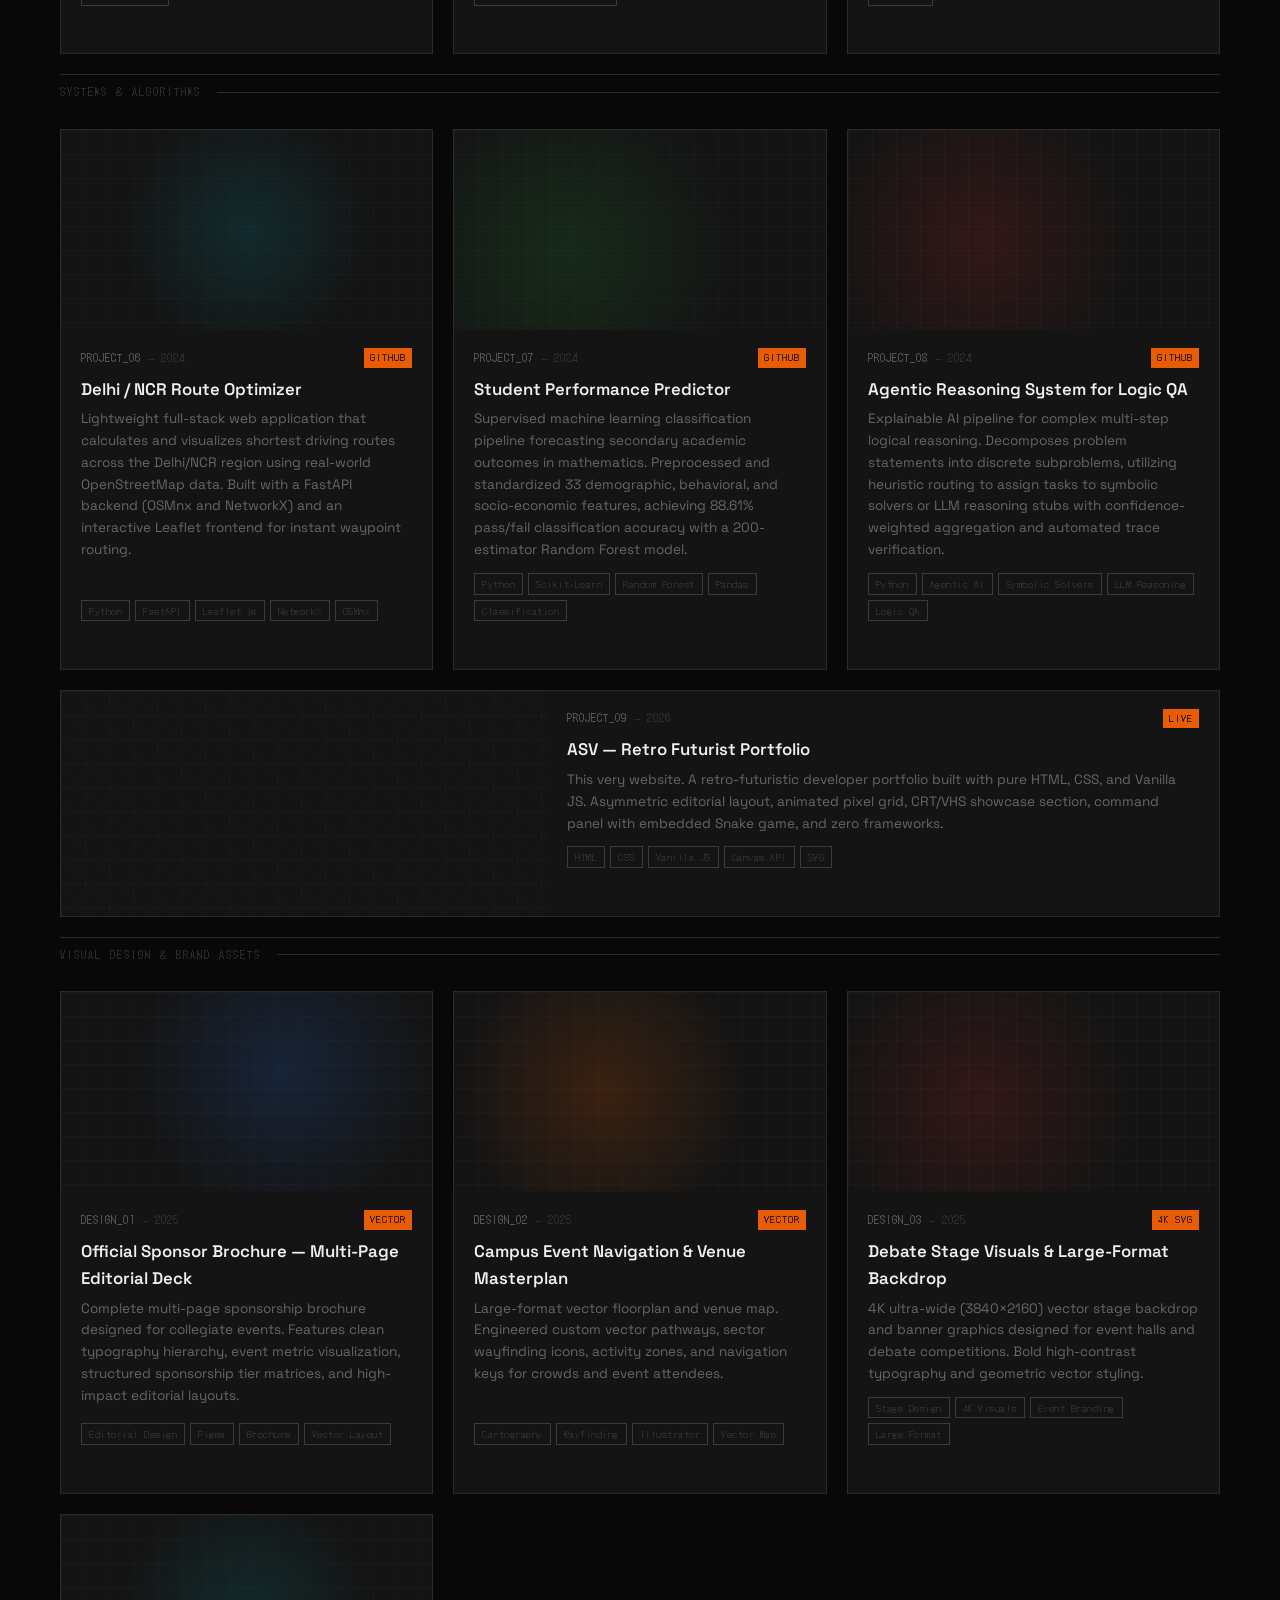
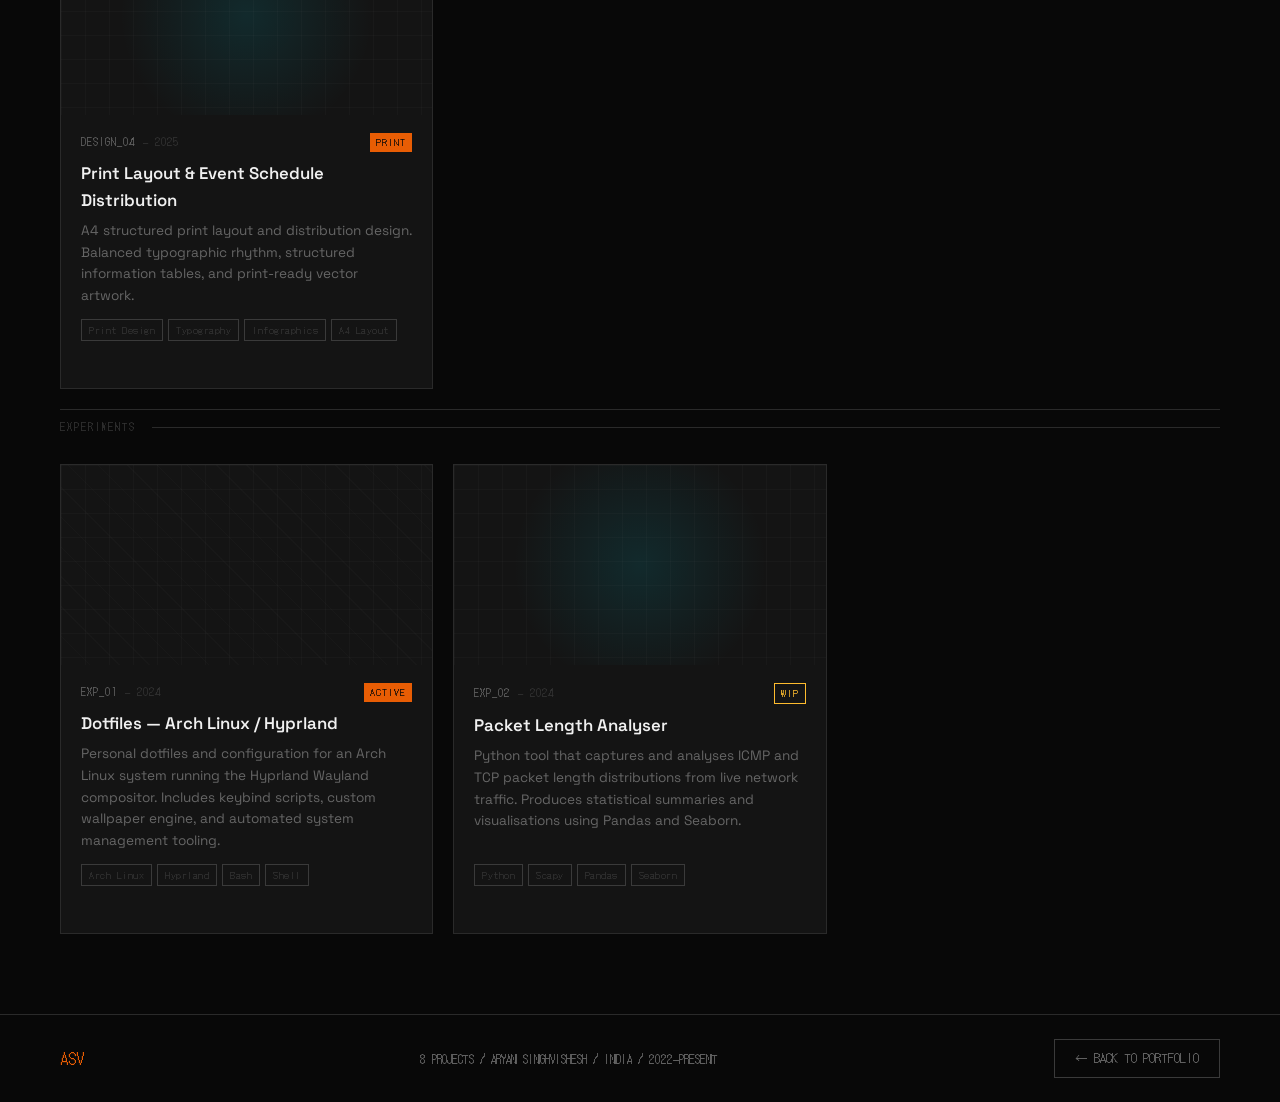
<file: works.html>
<!DOCTYPE html>
<html lang="en">
<head>
    <meta charset="UTF-8">
    <meta name="viewport" content="width=device-width, initial-scale=1.0">
    <title>ASV | Aryan Singhvishesh — All Works</title>
    <meta name="description" content="Complete project archive — algorithmic solutions, data science pipelines, systems tools, and visual design work by Aryan Singhvishesh.">

    <link rel="preconnect" href="https://fonts.googleapis.com">
    <link rel="preconnect" href="https://fonts.gstatic.com" crossorigin>
    <link href="https://fonts.googleapis.com/css2?family=DotGothic16&family=Space+Grotesk:wght@300;400;500;600;700&display=swap" rel="stylesheet">

    <style>
        /* ─ Tokens (mirrors main site) ─ */
        :root {
            --dark-1:    #080808;
            --charcoal:  #141414;
            --warm-dark: #1a1714;
            --gray-mid:  #1e1e1e;
            --cream:     #f0ebe0;
            --orange:    #e85d04;
            --orange-soft: rgba(232,93,4,0.18);
            --orange-glow: rgba(232,93,4,0.45);
            --text:      #f0f0f0;
            --text-muted:#666;
            --text-dim:  #333;
            --border:    #2a2a2a;
            --border-bright: #3a3a3a;
            --font-sans: 'Space Grotesk', system-ui, sans-serif;
            --font-mono: 'DotGothic16', 'Courier New', monospace;
        }

        *, *::before, *::after { box-sizing: border-box; margin: 0; padding: 0; }
        html { scroll-behavior: smooth; }
        body {
            background: var(--dark-1);
            color: var(--text);
            font-family: var(--font-sans);
            font-size: 16px;
            line-height: 1.6;
            overflow-x: hidden;
        }
        a { color: inherit; text-decoration: none; }
        ::selection { background: var(--orange); color: var(--dark-1); }

        /* ─ Overlays ─ */
        .scanlines {
            position: fixed; inset: 0; pointer-events: none; z-index: 9800;
            background: repeating-linear-gradient(
                to bottom, transparent, transparent 2px,
                rgba(0,0,0,0.15) 2px, rgba(0,0,0,0.15) 4px
            );
        }
        .vignette {
            position: fixed; inset: 0; pointer-events: none; z-index: 9799;
            background: radial-gradient(ellipse at center, transparent 60%, rgba(0,0,0,0.65) 100%);
        }

        /* ─ BG Grid ─ */
        .bg-grid {
            position: fixed; inset: 0; pointer-events: none; z-index: 0;
            background-image:
                linear-gradient(var(--border) 1px, transparent 1px),
                linear-gradient(to right, var(--border) 1px, transparent 1px);
            background-size: 40px 40px;
            opacity: 0.35;
        }

        /* ─ Nav ─ */
        nav#top-nav {
            position: sticky; top: 0; z-index: 500;
            background: rgba(8,8,8,0.92);
            backdrop-filter: blur(8px);
            border-bottom: 1px solid var(--border);
        }
        .nav-inner {
            max-width: 1400px; margin: 0 auto;
            display: flex; align-items: center; justify-content: space-between;
            padding: 10px clamp(16px,4vw,60px); gap: 20px;
        }
        .nav-brand {
            font-family: var(--font-mono);
            font-size: 1.1rem;
            color: var(--orange);
            letter-spacing: 2px;
            display: flex; align-items: center; gap: 8px;
        }
        .nav-dot { width: 6px; height: 6px; background: var(--orange); animation: blink 1.2s step-end infinite; }
        @keyframes blink { 50% { opacity: 0; } }
        .nav-back {
            font-family: var(--font-mono); font-size: 0.8rem;
            color: var(--text-muted); letter-spacing: 1px;
            border: 1px solid var(--border-bright); padding: 6px 14px;
            transition: color 0.2s, border-color 0.2s;
        }
        .nav-back:hover { color: var(--orange); border-color: var(--orange); }

        /* ─ Page header ─ */
        .page-header {
            position: relative; z-index: 10;
            padding: clamp(48px,8vh,100px) clamp(16px,5vw,60px) 0;
            max-width: 1400px; margin: 0 auto;
        }
        .page-eyebrow {
            font-family: var(--font-mono); font-size: 0.75rem;
            color: var(--text-muted); letter-spacing: 2px; margin-bottom: 12px;
        }
        .page-title {
            font-size: clamp(2.2rem, 6vw, 5rem);
            font-weight: 700; line-height: 1; margin-bottom: 16px;
            color: var(--orange);
            text-shadow: 0 0 30px var(--orange-glow);
        }
        .page-desc {
            font-size: clamp(0.9rem,1.4vw,1.05rem);
            color: var(--text-muted); max-width: 540px; margin-bottom: 40px;
        }

        /* ─ Filter row ─ */
        .filter-row {
            position: relative; z-index: 10;
            max-width: 1400px; margin: 0 auto;
            padding: 0 clamp(16px,5vw,60px) 40px;
            display: flex; flex-wrap: wrap; gap: 8px; align-items: center;
        }
        .filter-label {
            font-family: var(--font-mono); font-size: 0.7rem;
            color: var(--text-muted); letter-spacing: 1px; margin-right: 4px;
        }
        .filter-btn {
            font-family: var(--font-mono); font-size: 0.7rem;
            padding: 4px 12px; border: 1px solid var(--border-bright);
            color: var(--text-muted); background: transparent; cursor: pointer;
            letter-spacing: 1px; transition: all 0.18s;
        }
        .filter-btn:hover, .filter-btn.active {
            border-color: var(--orange); color: var(--orange);
            background: var(--orange-soft);
        }
        .filter-btn.active { background: var(--orange); color: var(--dark-1); }

        /* ─ Works grid ─ */
        .works-grid {
            position: relative; z-index: 10;
            max-width: 1400px; margin: 0 auto;
            padding: 0 clamp(16px,5vw,60px) 80px;
            display: grid;
            grid-template-columns: repeat(3, 1fr);
            gap: 20px;
        }

        /* Card */
        .work-card {
            background: var(--charcoal);
            border: 1px solid var(--border);
            overflow: hidden;
            display: flex; flex-direction: column;
            position: relative;
            cursor: pointer;
            transition: transform 0.25s ease, box-shadow 0.25s ease, border-color 0.2s;
            opacity: 0;
            transform: translateY(20px);
            animation: card-in 0.5s ease forwards;
        }
        @keyframes card-in {
            to { opacity: 1; transform: translateY(0); }
        }
        .work-card:hover {
            transform: translateY(-4px);
            box-shadow: 0 12px 40px rgba(0,0,0,0.5), 0 0 0 1px var(--orange);
            border-color: var(--orange);
        }
        /* Pixel corner — top-left */
        .work-card::before {
            content: ''; position: absolute; top: -1px; left: -1px;
            width: 10px; height: 10px; background: var(--orange);
            opacity: 0; transition: opacity 0.2s;
        }
        .work-card:hover::before { opacity: 1; }

        /* Featured card — spans 2 cols */
        .work-card--featured {
            grid-column: span 2;
        }
        /* Wide card */
        .work-card--wide {
            grid-column: 1 / -1;
            flex-direction: row;
        }
        .work-card--wide .card-img { width: 42%; flex-shrink: 0; height: auto; }

        .card-img {
            height: 200px; flex-shrink: 0;
            position: relative; overflow: hidden;
            transition: filter 0.3s ease;
        }
        .work-card--featured .card-img { height: 260px; }
        .work-card:hover .card-img { filter: brightness(1.2) saturate(1.3); }

        /* Colour themes for card images */
        .ci-orange {
            background: linear-gradient(135deg, #0a0500, #1a0800);
            background-image: radial-gradient(circle at 40% 50%, var(--orange-soft), transparent 60%);
        }
        .ci-blue {
            background: linear-gradient(135deg, #04080f, #060b18);
            background-image: radial-gradient(circle at 60% 40%, rgba(40,120,255,0.15), transparent 60%);
        }
        .ci-green {
            background: linear-gradient(135deg, #030a05, #050f07);
            background-image: radial-gradient(circle at 30% 60%, rgba(40,200,64,0.12), transparent 60%);
        }
        .ci-purple {
            background: linear-gradient(135deg, #07040f, #0c0718);
            background-image: radial-gradient(circle at 70% 30%, rgba(140,40,255,0.15), transparent 60%);
        }
        .ci-cyan {
            background: linear-gradient(135deg, #03080a, #050e12);
            background-image: radial-gradient(circle at 50% 50%, rgba(0,200,220,0.12), transparent 60%);
        }
        .ci-red {
            background: linear-gradient(135deg, #0a0303, #140505);
            background-image: radial-gradient(circle at 35% 55%, rgba(220,40,40,0.15), transparent 60%);
        }
        .ci-mono {
            background: linear-gradient(135deg, #0a0a0a, #181818);
            background-image: repeating-linear-gradient(45deg, transparent, transparent 20px, rgba(255,255,255,0.015) 20px, rgba(255,255,255,0.015) 21px);
        }
        .ci-warm {
            background: linear-gradient(135deg, #0a0700, #140e00);
            background-image: radial-gradient(ellipse at 50% 80%, rgba(255,180,0,0.1), transparent 60%);
        }

        /* Tech grid pattern overlay on all card imgs */
        .card-img::after {
            content: '';
            position: absolute; inset: 0;
            background-image:
                linear-gradient(rgba(255,255,255,0.02) 1px, transparent 1px),
                linear-gradient(to right, rgba(255,255,255,0.02) 1px, transparent 1px);
            background-size: 24px 24px;
        }

        /* Card body */
        .card-body { padding: 18px 20px; flex-grow: 1; display: flex; flex-direction: column; }
        .card-meta {
            display: flex; align-items: center; gap: 8px;
            margin-bottom: 8px;
        }
        .card-num {
            font-family: var(--font-mono); font-size: 0.65rem;
            color: var(--text-muted); letter-spacing: 1px;
        }
        .card-year {
            font-family: var(--font-mono); font-size: 0.65rem;
            color: var(--text-dim); letter-spacing: 1px;
        }
        .card-badge {
            font-family: var(--font-mono); font-size: 0.6rem;
            padding: 2px 6px; letter-spacing: 1px;
            margin-left: auto;
        }
        .badge-live    { background: var(--orange); color: var(--dark-1); }
        .badge-wip     { background: transparent; border: 1px solid #febc2e; color: #febc2e; }
        .badge-archived{ background: transparent; border: 1px solid var(--text-dim); color: var(--text-dim); }
        .badge-oss     { background: transparent; border: 1px solid #28c840; color: #28c840; }

        .card-title { font-size: 1.05rem; font-weight: 600; margin-bottom: 6px; color: var(--text); }
        .card-desc  { font-size: 0.85rem; color: var(--text-muted); flex-grow: 1; margin-bottom: 12px; }
        .card-tags  { display: flex; flex-wrap: wrap; gap: 5px; }
        .card-tag {
            font-family: var(--font-mono); font-size: 0.62rem;
            padding: 2px 7px; border: 1px solid var(--border-bright);
            color: var(--text-dim); letter-spacing: 0.5px;
        }

        /* Open label */
        .card-open {
            font-family: var(--font-mono); font-size: 0.68rem;
            color: var(--orange); letter-spacing: 2px;
            margin-top: 12px; opacity: 0; transform: translateY(4px);
            transition: opacity 0.2s, transform 0.2s;
        }
        .work-card:hover .card-open { opacity: 1; transform: translateY(0); }

        /* ─ Category divider ─ */
        .cat-divider {
            position: relative; z-index: 10;
            grid-column: 1 / -1;
            display: flex; align-items: center; gap: 16px;
            padding: 8px 0;
            border-top: 1px solid var(--border);
            font-family: var(--font-mono); font-size: 0.7rem;
            color: var(--text-dim); letter-spacing: 2px;
        }
        .cat-divider span { flex-shrink: 0; }
        .cat-divider::after { content: ''; flex-grow: 1; height: 1px; background: var(--border); }

        /* ─ Footer ─ */
        .works-footer {
            position: relative; z-index: 10;
            max-width: 1400px; margin: 0 auto;
            padding: 24px clamp(16px,5vw,60px);
            border-top: 1px solid var(--border);
            display: flex; align-items: center; justify-content: space-between; flex-wrap: wrap; gap: 16px;
        }
        .footer-brand { font-family: var(--font-mono); font-size: 1rem; color: var(--orange); }
        .footer-count { font-family: var(--font-mono); font-size: 0.75rem; color: var(--text-muted); }
        .footer-back  {
            font-family: var(--font-mono); font-size: 0.8rem;
            color: var(--text-muted); padding: 8px 20px;
            border: 1px solid var(--border-bright); transition: all 0.2s;
        }
        .footer-back:hover { color: var(--orange); border-color: var(--orange); }

        /* ─ Stagger animation delays ─ */
        .work-card:nth-child(1)  { animation-delay: 0.05s; }
        .work-card:nth-child(2)  { animation-delay: 0.10s; }
        .work-card:nth-child(3)  { animation-delay: 0.15s; }
        .work-card:nth-child(4)  { animation-delay: 0.20s; }
        .work-card:nth-child(5)  { animation-delay: 0.25s; }
        .work-card:nth-child(6)  { animation-delay: 0.30s; }
        .work-card:nth-child(7)  { animation-delay: 0.35s; }
        .work-card:nth-child(8)  { animation-delay: 0.40s; }
        .work-card:nth-child(9)  { animation-delay: 0.45s; }
        .work-card:nth-child(10) { animation-delay: 0.50s; }
        .work-card:nth-child(11) { animation-delay: 0.55s; }
        .work-card:nth-child(12) { animation-delay: 0.60s; }
        .work-card:nth-child(13) { animation-delay: 0.65s; }

        /* ─ Responsive ─ */
        @media (max-width: 900px) {
            .works-grid { grid-template-columns: repeat(2, 1fr); }
            .work-card--featured { grid-column: 1 / -1; }
            .work-card--wide { flex-direction: column; }
            .work-card--wide .card-img { width: 100%; height: 200px; }
        }
        @media (max-width: 560px) {
            .works-grid { grid-template-columns: 1fr; }
        }
    </style>
</head>
<body>
    <div class="scanlines" aria-hidden="true"></div>
    <div class="vignette" aria-hidden="true"></div>
    <div class="bg-grid" aria-hidden="true"></div>

    <!-- NAV -->
    <nav id="top-nav">
        <div class="nav-inner">
            <div class="nav-brand">
                ASV <span class="nav-dot"></span>
            </div>
            <a href="index.html" class="nav-back">← BACK TO PORTFOLIO</a>
        </div>
    </nav>

    <!-- PAGE HEADER -->
    <header class="page-header">
        <p class="page-eyebrow">// A:/ASV/ALL_WORKS — 8 PROJECTS</p>
        <h1 class="page-title">ALL WORKS</h1>
        <p class="page-desc">
            A curated archive of machine learning pipelines, algorithmic engines, distributed tools,
            and visual design systems. Click any card to view the repository, notebook, or live application.
        </p>
    </header>

    <!-- FILTER ROW -->
    <div class="filter-row" role="navigation" aria-label="Filter projects">
        <span class="filter-label">FILTER_BY:</span>
        <button class="filter-btn active" data-filter="all">ALL</button>
        <button class="filter-btn" data-filter="algorithms">ALGORITHMS</button>
        <button class="filter-btn" data-filter="data-science">DATA SCIENCE</button>
        <button class="filter-btn" data-filter="systems">SYSTEMS</button>
        <button class="filter-btn" data-filter="design">DESIGN</button>
        <button class="filter-btn" data-filter="experiment">EXPERIMENT</button>
    </div>

    <!-- WORKS GRID -->
    <main class="works-grid" id="works-grid" aria-label="Project archive">

        <!-- FEATURED -->
        <div class="cat-divider"><span>FEATURED</span></div>

        <!-- 01 -->
        <a href="https://github.com/Aryan-SinghV/human-activity-recognition/blob/main/activity.ipynb" target="_blank" rel="noopener" class="work-card work-card--featured" data-cat="data-science algorithms" tabindex="0" aria-label="Project: Human Activity Recognition" style="text-decoration:none; color:inherit;">
            <div class="card-img ci-orange"></div>
            <div class="card-body">
                <div class="card-meta">
                    <span class="card-num">PROJECT_01</span>
                    <span class="card-year">— 2024</span>
                    <span class="card-badge badge-live">GITHUB</span>
                </div>
                <h2 class="card-title">Human Activity Recognition &amp; Dimensionality Reduction</h2>
                <p class="card-desc">Machine learning pipeline classifying six physical activities using smartphone sensor telemetry. Applied K-Means clustering as feature selection to reduce dimensionality by 91% (561 → 50 variables), sustaining 97.8% peak accuracy using a tuned Random Forest classifier with sub-second inference.</p>
                <div class="card-tags">
                    <span class="card-tag">Python</span>
                    <span class="card-tag">Scikit-Learn</span>
                    <span class="card-tag">Pandas</span>
                    <span class="card-tag">K-Means</span>
                    <span class="card-tag">Random Forest</span>
                    <span class="card-tag">EDA</span>
                </div>
                <p class="card-open">VIEW ON GITHUB →</p>
            </div>
        </a>

        <!-- 02 -->
        <a href="https://www.ahouba.com/" target="_blank" rel="noopener" class="work-card" data-cat="design experiment" tabindex="0" aria-label="Project: Ahouba Fest Website" style="text-decoration:none; color:inherit;">
            <div class="card-img ci-purple"></div>
            <div class="card-body">
                <div class="card-meta">
                    <span class="card-num">PROJECT_02</span>
                    <span class="card-year">— 2024</span>
                    <span class="card-badge badge-live">LIVE</span>
                </div>
                <h2 class="card-title">Ahouba — 3D Anime-Themed Game &amp; 2D Navigation Portal</h2>
                <p class="card-desc">Led website design development for the annual college fest platform. Architected the site into two distinct parts: an interactive 3D anime-themed browser game, alongside a clean, responsive 2D website engineered for seamless event navigation.</p>
                <div class="card-tags">
                    <span class="card-tag">3D Web</span>
                    <span class="card-tag">Anime Game</span>
                    <span class="card-tag">2D Navigation</span>
                    <span class="card-tag">Three.js</span>
                    <span class="card-tag">UI/UX</span>
                </div>
                <p class="card-open">VISIT AHOUBA.COM →</p>
            </div>
        </a>

        <!-- DATA SCIENCE -->
        <div class="cat-divider"><span>DATA SCIENCE</span></div>

        <!-- 03 -->
        <a href="https://github.com/Anandxz/pathway_rag/tree/main" target="_blank" rel="noopener" class="work-card" data-cat="data-science systems" tabindex="0" aria-label="Project: Warehouse Management RAG" style="text-decoration:none; color:inherit;">
            <div class="card-img ci-blue"></div>
            <div class="card-body">
                <div class="card-meta">
                    <span class="card-num">PROJECT_03</span>
                    <span class="card-year">— 2024</span>
                    <span class="card-badge badge-live">GITHUB</span>
                </div>
                <h2 class="card-title">Warehouse Management RAG System</h2>
                <p class="card-desc">Intelligent, real-time inventory management platform powered by Pathway's RAG framework and Google's Gemini AI. Enables natural language conversational queries, live data sync with automatic change detection, and high-throughput simulation via Streamlit.</p>
                <div class="card-tags">
                    <span class="card-tag">Python</span>
                    <span class="card-tag">Pathway RAG</span>
                    <span class="card-tag">Gemini AI</span>
                    <span class="card-tag">Streamlit</span>
                    <span class="card-tag">Vector Search</span>
                </div>
                <p class="card-open">VIEW ON GITHUB →</p>
            </div>
        </a>

        <!-- 04 -->
        <a href="https://github.com/Aryan-SinghV/simple_statistical_dashboard" target="_blank" rel="noopener" class="work-card" data-cat="algorithms systems" tabindex="0" aria-label="Project: Dynamic Statistical Dashboard" style="text-decoration:none; color:inherit;">
            <div class="card-img ci-warm"></div>
            <div class="card-body">
                <div class="card-meta">
                    <span class="card-num">PROJECT_04</span>
                    <span class="card-year">— 2024</span>
                    <span class="card-badge badge-live">GITHUB</span>
                </div>
                <h2 class="card-title">Dynamic Statistical Dashboard — C++ Engine</h2>
                <p class="card-desc">Highly optimized C++ data structure calculating real-time running dataset statistics. Employs dual balanced multisets (two-heap approach) for O(log N) insertions and deletions while maintaining instant O(1) query retrieval for mean, median, mode, and variance.</p>
                <div class="card-tags">
                    <span class="card-tag">C++</span>
                    <span class="card-tag">DSA</span>
                    <span class="card-tag">Algorithms</span>
                    <span class="card-tag">Two-Heap</span>
                    <span class="card-tag">Competitive Programming</span>
                </div>
                <p class="card-open">VIEW ON GITHUB →</p>
            </div>
        </a>

        <!-- 05 -->
        <a href="https://github.com/ADITYA-kus/security_monitoring_system/tree/main" target="_blank" rel="noopener" class="work-card" data-cat="data-science systems" tabindex="0" aria-label="Project: Campus Security System" style="text-decoration:none; color:inherit;">
            <div class="card-img ci-purple"></div>
            <div class="card-body">
                <div class="card-meta">
                    <span class="card-num">PROJECT_05</span>
                    <span class="card-year">— 2024</span>
                    <span class="card-badge badge-live">GITHUB</span>
                </div>
                <h2 class="card-title">Campus Security &amp; Entity Resolution System</h2>
                <p class="card-desc">AI-driven intelligence platform unifying fragmented multi-modal campus data (CCTV frames, Wi-Fi logs, smart card swipes) into cohesive activity timelines. Powered by an entity resolution engine and ensemble ML (XGBoost, Random Forest) for proactive threat detection and anomaly alerts.</p>
                <div class="card-tags">
                    <span class="card-tag">Python</span>
                    <span class="card-tag">XGBoost</span>
                    <span class="card-tag">Random Forest</span>
                    <span class="card-tag">Entity Resolution</span>
                    <span class="card-tag">Streamlit</span>
                </div>
                <p class="card-open">VIEW ON GITHUB →</p>
            </div>
        </a>

        <!-- SYSTEMS & ALGORITHMS -->
        <div class="cat-divider"><span>SYSTEMS &amp; ALGORITHMS</span></div>

        <!-- 06 -->
        <a href="https://github.com/oblevion/shortest-path-map/tree/main" target="_blank" rel="noopener" class="work-card" data-cat="algorithms systems" tabindex="0" aria-label="Project: Delhi NCR Route Optimizer" style="text-decoration:none; color:inherit;">
            <div class="card-img ci-cyan"></div>
            <div class="card-body">
                <div class="card-meta">
                    <span class="card-num">PROJECT_06</span>
                    <span class="card-year">— 2024</span>
                    <span class="card-badge badge-live">GITHUB</span>
                </div>
                <h2 class="card-title">Delhi / NCR Route Optimizer</h2>
                <p class="card-desc">Lightweight full-stack web application that calculates and visualizes shortest driving routes across the Delhi/NCR region using real-world OpenStreetMap data. Built with a FastAPI backend (OSMnx and NetworkX) and an interactive Leaflet frontend for instant waypoint routing.</p>
                <div class="card-tags">
                    <span class="card-tag">Python</span>
                    <span class="card-tag">FastAPI</span>
                    <span class="card-tag">Leaflet.js</span>
                    <span class="card-tag">NetworkX</span>
                    <span class="card-tag">OSMnx</span>
                </div>
                <p class="card-open">VIEW ON GITHUB →</p>
            </div>
        </a>

        <!-- 07 -->
        <a href="https://github.com/Aryan-SinghV/student_performance_predictor/tree/main" target="_blank" rel="noopener" class="work-card" data-cat="data-science" tabindex="0" aria-label="Project: Student Performance Predictor" style="text-decoration:none; color:inherit;">
            <div class="card-img ci-green"></div>
            <div class="card-body">
                <div class="card-meta">
                    <span class="card-num">PROJECT_07</span>
                    <span class="card-year">— 2024</span>
                    <span class="card-badge badge-live">GITHUB</span>
                </div>
                <h2 class="card-title">Student Performance Predictor</h2>
                <p class="card-desc">Supervised machine learning classification pipeline forecasting secondary academic outcomes in mathematics. Preprocessed and standardized 33 demographic, behavioral, and socio-economic features, achieving 88.61% pass/fail classification accuracy with a 200-estimator Random Forest model.</p>
                <div class="card-tags">
                    <span class="card-tag">Python</span>
                    <span class="card-tag">Scikit-Learn</span>
                    <span class="card-tag">Random Forest</span>
                    <span class="card-tag">Pandas</span>
                    <span class="card-tag">Classification</span>
                </div>
                <p class="card-open">VIEW ON GITHUB →</p>
            </div>
        </a>

        <!-- 08 -->
        <a href="https://github.com/oblevion/dettol/tree/main/agentic%20reasoning%20system" target="_blank" rel="noopener" class="work-card" data-cat="algorithms data-science" tabindex="0" aria-label="Project: Agentic Reasoning System" style="text-decoration:none; color:inherit;">
            <div class="card-img ci-red"></div>
            <div class="card-body">
                <div class="card-meta">
                    <span class="card-num">PROJECT_08</span>
                    <span class="card-year">— 2024</span>
                    <span class="card-badge badge-live">GITHUB</span>
                </div>
                <h2 class="card-title">Agentic Reasoning System for Logic QA</h2>
                <p class="card-desc">Explainable AI pipeline for complex multi-step logical reasoning. Decomposes problem statements into discrete subproblems, utilizing heuristic routing to assign tasks to symbolic solvers or LLM reasoning stubs with confidence-weighted aggregation and automated trace verification.</p>
                <div class="card-tags">
                    <span class="card-tag">Python</span>
                    <span class="card-tag">Agentic AI</span>
                    <span class="card-tag">Symbolic Solvers</span>
                    <span class="card-tag">LLM Reasoning</span>
                    <span class="card-tag">Logic QA</span>
                </div>
                <p class="card-open">VIEW ON GITHUB →</p>
            </div>
        </a>

        <!-- 09 wide -->
        <article class="work-card work-card--wide" data-cat="systems design" tabindex="0" aria-label="Project: ASV Portfolio">
            <div class="card-img ci-mono"></div>
            <div class="card-body">
                <div class="card-meta">
                    <span class="card-num">PROJECT_09</span>
                    <span class="card-year">— 2026</span>
                    <span class="card-badge badge-live">LIVE</span>
                </div>
                <h2 class="card-title">ASV — Retro Futurist Portfolio</h2>
                <p class="card-desc">This very website. A retro-futuristic developer portfolio built with pure HTML, CSS, and Vanilla JS. Asymmetric editorial layout, animated pixel grid, CRT/VHS showcase section, command panel with embedded Snake game, and zero frameworks.</p>
                <div class="card-tags">
                    <span class="card-tag">HTML</span>
                    <span class="card-tag">CSS</span>
                    <span class="card-tag">Vanilla JS</span>
                    <span class="card-tag">Canvas API</span>
                    <span class="card-tag">SVG</span>
                </div>
                <p class="card-open">YOU ARE HERE →</p>
            </div>
        </article>

        <!-- DESIGN -->
        <div class="cat-divider" id="design-archive"><span>VISUAL DESIGN &amp; BRAND ASSETS</span></div>

        <!-- 09 -->
        <a href="designs/sponsor%20brochure/general%20page.svg" target="_blank" rel="noopener" class="work-card" data-cat="design" tabindex="0" aria-label="Design: Sponsor Brochure" style="text-decoration:none; color:inherit;">
            <div class="card-img ci-blue"></div>
            <div class="card-body">
                <div class="card-meta">
                    <span class="card-num">DESIGN_01</span>
                    <span class="card-year">— 2025</span>
                    <span class="card-badge badge-live">VECTOR</span>
                </div>
                <h2 class="card-title">Official Sponsor Brochure — Multi-Page Editorial Deck</h2>
                <p class="card-desc">Complete multi-page sponsorship brochure designed for collegiate events. Features clean typography hierarchy, event metric visualization, structured sponsorship tier matrices, and high-impact editorial layouts.</p>
                <div class="card-tags">
                    <span class="card-tag">Editorial Design</span>
                    <span class="card-tag">Figma</span>
                    <span class="card-tag">Brochure</span>
                    <span class="card-tag">Vector Layout</span>
                </div>
                <p class="card-open">OPEN VECTOR SVG →</p>
            </div>
        </a>

        <!-- 10 -->
        <a href="designs/final%20map.svg" target="_blank" rel="noopener" class="work-card" data-cat="design" tabindex="0" aria-label="Design: Venue Map" style="text-decoration:none; color:inherit;">
            <div class="card-img ci-orange"></div>
            <div class="card-body">
                <div class="card-meta">
                    <span class="card-num">DESIGN_02</span>
                    <span class="card-year">— 2025</span>
                    <span class="card-badge badge-live">VECTOR</span>
                </div>
                <h2 class="card-title">Campus Event Navigation &amp; Venue Masterplan</h2>
                <p class="card-desc">Large-format vector floorplan and venue map. Engineered custom vector pathways, sector wayfinding icons, activity zones, and navigation keys for crowds and event attendees.</p>
                <div class="card-tags">
                    <span class="card-tag">Cartography</span>
                    <span class="card-tag">Wayfinding</span>
                    <span class="card-tag">Illustrator</span>
                    <span class="card-tag">Vector Map</span>
                </div>
                <p class="card-open">OPEN VECTOR SVG →</p>
            </div>
        </a>

        <!-- 11 -->
        <a href="designs/debate.svg" target="_blank" rel="noopener" class="work-card" data-cat="design" tabindex="0" aria-label="Design: Debate Stage Backdrop" style="text-decoration:none; color:inherit;">
            <div class="card-img ci-red"></div>
            <div class="card-body">
                <div class="card-meta">
                    <span class="card-num">DESIGN_03</span>
                    <span class="card-year">— 2025</span>
                    <span class="card-badge badge-live">4K SVG</span>
                </div>
                <h2 class="card-title">Debate Stage Visuals &amp; Large-Format Backdrop</h2>
                <p class="card-desc">4K ultra-wide (3840×2160) vector stage backdrop and banner graphics designed for event halls and debate competitions. Bold high-contrast typography and geometric vector styling.</p>
                <div class="card-tags">
                    <span class="card-tag">Stage Design</span>
                    <span class="card-tag">4K Visuals</span>
                    <span class="card-tag">Event Branding</span>
                    <span class="card-tag">Large Format</span>
                </div>
                <p class="card-open">OPEN VECTOR SVG →</p>
            </div>
        </a>

        <!-- 12 -->
        <a href="designs/distribution.svg" target="_blank" rel="noopener" class="work-card" data-cat="design" tabindex="0" aria-label="Design: Print Distribution" style="text-decoration:none; color:inherit;">
            <div class="card-img ci-cyan"></div>
            <div class="card-body">
                <div class="card-meta">
                    <span class="card-num">DESIGN_04</span>
                    <span class="card-year">— 2025</span>
                    <span class="card-badge badge-live">PRINT</span>
                </div>
                <h2 class="card-title">Print Layout &amp; Event Schedule Distribution</h2>
                <p class="card-desc">A4 structured print layout and distribution design. Balanced typographic rhythm, structured information tables, and print-ready vector artwork.</p>
                <div class="card-tags">
                    <span class="card-tag">Print Design</span>
                    <span class="card-tag">Typography</span>
                    <span class="card-tag">Infographics</span>
                    <span class="card-tag">A4 Layout</span>
                </div>
                <p class="card-open">OPEN VECTOR SVG →</p>
            </div>
        </a>

        <!-- EXPERIMENTS -->
        <div class="cat-divider"><span>EXPERIMENTS</span></div>

        <!-- 12 -->
        <article class="work-card" data-cat="experiment algorithms" tabindex="0" aria-label="Experiment: Hyprland Config">
            <div class="card-img ci-mono"></div>
            <div class="card-body">
                <div class="card-meta">
                    <span class="card-num">EXP_01</span>
                    <span class="card-year">— 2024</span>
                    <span class="card-badge badge-live">ACTIVE</span>
                </div>
                <h2 class="card-title">Dotfiles — Arch Linux / Hyprland</h2>
                <p class="card-desc">Personal dotfiles and configuration for an Arch Linux system running the Hyprland Wayland compositor. Includes keybind scripts, custom wallpaper engine, and automated system management tooling.</p>
                <div class="card-tags">
                    <span class="card-tag">Arch Linux</span>
                    <span class="card-tag">Hyprland</span>
                    <span class="card-tag">Bash</span>
                    <span class="card-tag">Shell</span>
                </div>
                <p class="card-open">OPEN PROJECT →</p>
            </div>
        </article>

        <!-- 13 -->
        <article class="work-card" data-cat="experiment data-science" tabindex="0" aria-label="Experiment: Packet Analyser">
            <div class="card-img ci-cyan"></div>
            <div class="card-body">
                <div class="card-meta">
                    <span class="card-num">EXP_02</span>
                    <span class="card-year">— 2024</span>
                    <span class="card-badge badge-wip">WIP</span>
                </div>
                <h2 class="card-title">Packet Length Analyser</h2>
                <p class="card-desc">Python tool that captures and analyses ICMP and TCP packet length distributions from live network traffic. Produces statistical summaries and visualisations using Pandas and Seaborn.</p>
                <div class="card-tags">
                    <span class="card-tag">Python</span>
                    <span class="card-tag">Scapy</span>
                    <span class="card-tag">Pandas</span>
                    <span class="card-tag">Seaborn</span>
                </div>
                <p class="card-open">OPEN PROJECT →</p>
            </div>
        </article>

    </main>

    <!-- FOOTER -->
    <footer class="works-footer">
        <span class="footer-brand">ASV</span>
        <span class="footer-count">8 PROJECTS / ARYAN SINGHVISHESH / INDIA / 2022–PRESENT</span>
        <a href="index.html" class="footer-back">← BACK TO PORTFOLIO</a>
    </footer>

    <script>
    /* ── Filter logic ── */
    (function () {
        const btns  = document.querySelectorAll('.filter-btn');
        const cards = document.querySelectorAll('.work-card');

        btns.forEach(btn => {
            btn.addEventListener('click', () => {
                btns.forEach(b => b.classList.remove('active'));
                btn.classList.add('active');

                const f = btn.dataset.filter;
                cards.forEach(card => {
                    const cats = card.dataset.cat || '';
                    const show = f === 'all' || cats.includes(f);
                    card.style.opacity    = show ? '' : '0.15';
                    card.style.transform  = show ? '' : 'scale(0.97)';
                    card.style.pointerEvents = show ? '' : 'none';
                    card.style.transition = 'opacity 0.25s ease, transform 0.25s ease';
                });
            });
        });

        /* Keyboard: Enter/Space on cards */
        cards.forEach(card => {
            card.addEventListener('keydown', e => {
                if (e.key === 'Enter' || e.key === ' ') {
                    e.preventDefault();
                    card.click();
                }
            });
        });
    })();
    </script>
</body>
</html>
</file>
<file: css/style.css>
/* ═══════════════════════════════════════════════
   ASV — BASE DESIGN SYSTEM
   ═══════════════════════════════════════════════ */

/* ─── Tokens ─── */
:root {
    --dark-1: #080808;
    --charcoal: #141414;
    --warm-dark: #1a1714;
    --gray-mid: #1e1e1e;
    --cream: #f0ebe0;
    --cream-dark: #e0d9ca;
    --orange: #e85d04;
    --orange-soft: rgba(232, 93, 4, 0.25);
    --orange-glow: rgba(232, 93, 4, 0.5);
    --text: #f0f0f0;
    --text-muted: #666;
    --text-dim: #444;
    --border: #2a2a2a;
    --border-bright: #3a3a3a;

    --font-sans: 'Space Grotesk', system-ui, sans-serif;
    --font-mono: 'DotGothic16', 'Courier New', monospace;

    --gap: clamp(12px, 2vw, 20px);
    --radius: 0px; /* sharp, pixel-style */
}

/* ─── Reset ─── */
*, *::before, *::after { box-sizing: border-box; margin: 0; padding: 0; }
html { scroll-behavior: smooth; }
body {
    background: var(--dark-1);
    color: var(--text);
    font-family: var(--font-sans);
    font-size: 16px;
    line-height: 1.6;
    overflow-x: hidden;
}
a { color: inherit; text-decoration: none; }
ul { list-style: none; }
button { cursor: none; font-family: var(--font-sans); }
input, textarea { font-family: var(--font-sans); }
::selection { background: var(--orange); color: var(--dark-1); }

/* ─── Backgrounds ─── */
.bg-dark-1    { background-color: var(--dark-1); }
.bg-charcoal  { background-color: var(--charcoal); }
.bg-warm-dark { background-color: var(--warm-dark); }
.bg-gray-mid  { background-color: var(--gray-mid); }
.bg-cream     { background-color: var(--cream); color: var(--dark-1); }
.bg-orange-panel { background-color: var(--orange); }

/* ─── Typography helpers ─── */
.mono   { font-family: var(--font-mono); }
.tiny   { font-size: 0.75rem; }
.small  { font-size: 0.85rem; }
.muted  { color: var(--text-muted); }
.orange { color: var(--orange); }

/* ─── Global Overlays ─── */
.scanlines {
    position: fixed;
    inset: 0;
    background: repeating-linear-gradient(
        to bottom,
        transparent,
        transparent 2px,
        rgba(0,0,0,0.18) 2px,
        rgba(0,0,0,0.18) 4px
    );
    pointer-events: none;
    z-index: 9800;
}
.vignette {
    position: fixed;
    inset: 0;
    background: radial-gradient(ellipse at center, transparent 60%, rgba(0,0,0,0.7) 100%);
    pointer-events: none;
    z-index: 9799;
}

/* ─── Background Canvas ─── */
.bg-layer {
    position: fixed;
    inset: 0;
    pointer-events: none;
    z-index: 0;
}
#bg-canvas {
    width: 100%;
    height: 100%;
}

/* ─── Custom Cursor ─── */
#cursor-dot, #cursor-ring {
    position: fixed;
    pointer-events: none;
    z-index: 9999;
    transform: translate(-50%, -50%);
}
#cursor-dot {
    width: 6px;
    height: 6px;
    background: var(--orange);
    transition: transform 0.05s;
}
#cursor-ring {
    width: 28px;
    height: 28px;
    border: 2px solid var(--orange);
    transition: transform 0.1s, width 0.2s, height 0.2s, opacity 0.2s;
    opacity: 0.7;
}
#cursor-ring.expanded {
    width: 44px;
    height: 44px;
    opacity: 0.4;
}

/* ─── Site Wrapper ─── */
#site-wrapper {
    position: relative;
    z-index: 10;
}

/* ═══════════════════════════════════════════════
   NAV
   ═══════════════════════════════════════════════ */
#main-nav {
    position: sticky;
    top: 0;
    z-index: 500;
    background: rgba(8,8,8,0.92);
    backdrop-filter: blur(8px);
    border-bottom: 1px solid var(--border);
}
.nav-inner {
    display: flex;
    align-items: center;
    justify-content: space-between;
    padding: 10px clamp(16px, 4vw, 60px);
    gap: 20px;
}
.nav-brand {
    display: flex;
    align-items: center;
    gap: 8px;
}
.nav-logo {
    font-family: var(--font-mono);
    font-size: 1.2rem;
    color: var(--orange);
    letter-spacing: 2px;
}
.nav-dot {
    width: 6px;
    height: 6px;
    background: var(--orange);
    border-radius: 0;
}
.nav-links {
    display: flex;
    gap: 24px;
}
.nav-a {
    font-family: var(--font-mono);
    font-size: 0.8rem;
    color: var(--text-muted);
    letter-spacing: 1px;
    transition: color 0.2s;
}
.nav-a:hover { color: var(--orange); }
.nav-status {
    display: flex;
    align-items: center;
    gap: 12px;
}
#clock {
    font-size: 0.8rem;
    color: var(--text-muted);
}
.status-pill {
    font-family: var(--font-mono);
    font-size: 0.65rem;
    padding: 2px 8px;
    border: 1px solid var(--orange);
    color: var(--orange);
    letter-spacing: 1px;
}

/* ═══════════════════════════════════════════════
   BOOT SCREEN
   ═══════════════════════════════════════════════ */
#boot-screen {
    position: fixed;
    inset: 0;
    background: var(--dark-1);
    z-index: 10000;
    display: flex;
    align-items: center;
    justify-content: center;
    transition: opacity 0.6s ease;
}
#boot-screen.done { opacity: 0; pointer-events: none; }
.boot-logo {
    font-family: var(--font-mono);
    font-size: clamp(3rem, 10vw, 8rem);
    color: var(--orange);
    text-shadow: 0 0 30px var(--orange-glow);
    margin-bottom: 32px;
    text-align: center;
}
#boot-content { text-align: center; width: 400px; max-width: 90vw; }
.boot-lines { font-family: var(--font-mono); font-size: 0.75rem; color: var(--orange); text-align: left; margin-bottom: 24px; min-height: 100px; }
.boot-line { margin-bottom: 4px; }
.boot-bar-wrap { width: 100%; height: 8px; background: var(--border); border: 1px solid var(--border-bright); }
.boot-bar-fill { height: 100%; background: var(--orange); width: 0%; transition: width 0.1s linear; }

/* ═══════════════════════════════════════════════
   HERO
   ═══════════════════════════════════════════════ */
#hero {
    min-height: 92vh;
    display: flex;
    flex-direction: column;
    justify-content: center;
    padding: clamp(60px, 8vh, 120px) clamp(16px, 6vw, 80px) 0;
    position: relative;
    overflow: hidden;
}
.hero-inner {
    display: grid;
    grid-template-columns: 1fr 320px;
    gap: 60px;
    align-items: center;
    max-width: 1400px;
    margin: 0 auto;
    width: 100%;
}
.hero-h1 {
    font-size: clamp(3.5rem, 9vw, 8rem);
    font-weight: 700;
    line-height: 1;
    margin-bottom: 12px;
    color: var(--orange);
    text-shadow: 0 0 40px var(--orange-glow);
}
.eyebrow {
    font-size: 0.75rem;
    color: var(--text-muted);
    letter-spacing: 2px;
    margin-bottom: 16px;
}
.hero-subtitle {
    font-family: var(--font-mono);
    font-size: clamp(0.9rem, 2vw, 1.2rem);
    letter-spacing: 6px;
    color: var(--text);
    margin-bottom: 24px;
}
.hero-body {
    font-size: clamp(0.95rem, 1.5vw, 1.1rem);
    color: var(--text-muted);
    max-width: 520px;
    margin-bottom: 36px;
}
.hero-actions { display: flex; gap: 16px; }

.hero-widget-stack {
    display: flex;
    flex-direction: column;
    gap: var(--gap);
}
.widget { padding: 16px; }
.widget-head {
    display: flex;
    justify-content: space-between;
    align-items: center;
    margin-bottom: 12px;
    padding-bottom: 8px;
    border-bottom: 1px dashed var(--border-bright);
    font-size: 0.75rem;
}
.meter-row {
    display: flex;
    align-items: center;
    gap: 8px;
    margin-bottom: 8px;
}
.meter-row .val { width: 32px; text-align: right; color: var(--orange); }
.sig-bars { display: flex; align-items: flex-end; gap: 3px; height: 14px; }
.sb { display: block; width: 4px; background: var(--border-bright); }
.sb--1 { height: 4px; }
.sb--2 { height: 7px; }
.sb--3 { height: 10px; }
.sb--4 { height: 14px; }
.sb.on { background: var(--orange); box-shadow: 0 0 4px var(--orange-glow); }

.kanji-strip {
    margin-top: 60px;
    width: 100%;
    padding: 14px 0;
    border-top: 1px solid var(--border);
    font-family: var(--font-mono);
    font-size: 1rem;
    color: var(--text-dim);
    letter-spacing: 12px;
    white-space: nowrap;
    overflow: hidden;
    animation: marquee-scroll 30s linear infinite;
}
@keyframes marquee-scroll {
    0%   { transform: translateX(0); }
    100% { transform: translateX(-50%); }
}

/* ═══════════════════════════════════════════════
   SECTIONS — SPLIT LAYOUTS
   ═══════════════════════════════════════════════ */
.section-split { padding: clamp(40px,7vh,80px) clamp(16px,5vw,60px); }
.section-hero  { }

/* 65 / 35 */
.split-65-35 {
    display: grid;
    grid-template-columns: 65fr 35fr;
    gap: var(--gap);
    max-width: 1400px;
    margin: 0 auto;
    align-items: start;
}

/* 35 / 65 */
.split-35-65 {
    display: grid;
    grid-template-columns: 35fr 65fr;
    gap: var(--gap);
    max-width: 1400px;
    margin: 0 auto;
    align-items: start;
}

/* 70 / 30 */
.split-70-30 {
    display: grid;
    grid-template-columns: 70fr 30fr;
    gap: var(--gap);
    max-width: 1400px;
    margin: 0 auto;
    align-items: start;
}

/* Stack column */
.stack-35 {
    display: flex;
    flex-direction: column;
    gap: var(--gap);
}
.stack-card { padding: 20px; }

/* Feature main block */
.feature-main {
    padding: 0;
    overflow: hidden;
}
.feature-main.alt-bg { background: var(--charcoal); }
.frame-label {
    font-family: var(--font-mono);
    font-size: 0.7rem;
    color: var(--text-muted);
    padding: 8px 16px;
    border-bottom: 1px solid var(--border);
    letter-spacing: 1px;
}
.feature-main-visual {
    position: relative;
    height: 260px;
    overflow: hidden;
    border-bottom: 1px solid var(--border);
}
.feature-main-visual.tall { height: 320px; }
.feature-badge {
    position: absolute;
    top: 12px;
    right: 12px;
    display: flex;
    gap: 6px;
}
.feature-main-body {
    padding: 24px;
}
.feature-main-body h2 {
    font-size: clamp(1.3rem, 2.5vw, 1.8rem);
    margin-bottom: 10px;
}
.feature-main-body p {
    font-size: 0.9rem;
    color: var(--text-muted);
    margin-bottom: 16px;
}

/* Stat card */
.stat-big { margin-bottom: 8px; }
.stat-num {
    font-family: var(--font-mono);
    font-size: clamp(2rem, 4vw, 2.8rem);
    display: block;
    line-height: 1;
}
.stat-label {
    font-size: 0.65rem;
    color: var(--text-muted);
    letter-spacing: 2px;
}

/* Timeline mini */
.timeline-mini { display: flex; flex-direction: column; gap: 6px; }
.timeline-mini li { display: flex; gap: 10px; font-size: 0.8rem; }
.timeline-mini li span:first-child { min-width: 36px; }
.cursor-line { color: var(--text-muted); font-size: 0.8rem; }

/* Skill chips */
.skill-chips { display: flex; flex-wrap: wrap; gap: 6px; margin-top: 8px; }
.chip {
    font-family: var(--font-mono);
    font-size: 0.65rem;
    padding: 3px 8px;
    border: 1px solid var(--border-bright);
    color: var(--text-muted);
    letter-spacing: 1px;
}
.chip--active {
    border-color: var(--orange);
    color: var(--orange);
}

/* Inline link */
.inline-link {
    font-size: 0.8rem;
    color: var(--orange);
    letter-spacing: 1px;
}

/* ═══════════════════════════════════════════════
   STRIP — FULL WIDTH EDITORIAL
   ═══════════════════════════════════════════════ */
.section-strip {
    padding: 32px clamp(16px,5vw,60px);
    border-top: 1px solid var(--border);
    border-bottom: 1px solid var(--border);
}
.strip-inner {
    display: flex;
    align-items: center;
    justify-content: space-between;
    max-width: 1400px;
    margin: 0 auto;
    gap: 20px;
    flex-wrap: wrap;
}
.strip-stat {
    display: flex;
    flex-direction: column;
    align-items: flex-start;
}
.strip-num {
    font-size: clamp(1.5rem, 3vw, 2.2rem);
    color: var(--orange);
}
.strip-label {
    font-size: 0.65rem;
    letter-spacing: 2px;
    color: var(--text-muted);
}
.strip-div {
    font-family: var(--font-mono);
    color: var(--text-dim);
    font-size: 1.5rem;
}

/* ═══════════════════════════════════════════════
   VHS / CRT SECTION
   ═══════════════════════════════════════════════ */
.section-vhs {
    position: relative;
    overflow: hidden;
    background: #000;
    padding: 0;
    /* CRT screen curvature */
    border-top: 3px solid #111;
    border-bottom: 3px solid #111;
}

.vhs-inner {
    position: relative;
    z-index: 5;
    padding: clamp(40px, 8vh, 80px) clamp(20px, 6vw, 80px);
    max-width: 1000px;
    margin: 0 auto;
}

/* VHS-specific overlays — ONLY in this section */
.vhs-scanlines {
    position: absolute;
    inset: 0;
    background: repeating-linear-gradient(
        to bottom,
        transparent,
        transparent 1px,
        rgba(0,0,0,0.4) 1px,
        rgba(0,0,0,0.4) 2px
    );
    pointer-events: none;
    z-index: 2;
    animation: vhs-shake 8s infinite;
}
.vhs-noise {
    position: absolute;
    inset: 0;
    pointer-events: none;
    z-index: 3;
    opacity: 0.08;
    background-image: url("data:image/svg+xml,%3Csvg viewBox='0 0 256 256' xmlns='http://www.w3.org/2000/svg'%3E%3Cfilter id='n'%3E%3CfeTurbulence type='fractalNoise' baseFrequency='0.9' numOctaves='4' stitchTiles='stitch'/%3E%3C/filter%3E%3Crect width='100%25' height='100%25' filter='url(%23n)'/%3E%3C/svg%3E");
    animation: noise-animate 0.15s steps(2) infinite;
}
.vhs-rgb-shift {
    position: absolute;
    inset: 0;
    pointer-events: none;
    z-index: 4;
    animation: rgb-shift 5s ease-in-out infinite;
    background: transparent;
}

.vhs-hud-top, .vhs-hud-bottom {
    display: flex;
    justify-content: space-between;
    align-items: center;
    font-family: var(--font-mono);
    font-size: 0.75rem;
    margin-bottom: 40px;
}
.vhs-hud-bottom { margin-top: 40px; margin-bottom: 0; }
.vhs-rec { display: flex; align-items: center; gap: 8px; color: #ff3333; }
.rec-dot { width: 10px; height: 10px; background: #ff3333; border-radius: 50%; display: inline-block; }
.vhs-counter { color: #fff; letter-spacing: 2px; }
.vhs-sp { color: #aaa; }
.vhs-ch { color: var(--orange); }
.vhs-tiny { color: #555; }

.vhs-content { position: relative; z-index: 6; }
.vhs-label {
    font-size: 0.75rem;
    color: #ff3333;
    letter-spacing: 3px;
    margin-bottom: 16px;
    animation: vhs-label-flicker 4s infinite;
}
.vhs-title {
    font-size: clamp(2rem, 6vw, 4.5rem);
    font-weight: 700;
    color: #fff;
    text-shadow: 
        3px 0 rgba(255,0,80,0.7),
        -3px 0 rgba(0,200,255,0.7),
        0 0 20px rgba(255,255,255,0.3);
    margin-bottom: 20px;
    line-height: 1;
    animation: text-distort 6s ease-in-out infinite;
}
.vhs-body {
    font-size: clamp(0.9rem, 1.5vw, 1.1rem);
    color: rgba(240,240,240,0.75);
    max-width: 600px;
    margin-bottom: 24px;
}
.vhs-tags {
    display: flex;
    gap: 10px;
    flex-wrap: wrap;
    margin-bottom: 28px;
}
.vhs-tag {
    font-family: var(--font-mono);
    font-size: 0.7rem;
    padding: 4px 10px;
    border: 1px solid rgba(255,255,255,0.3);
    color: rgba(255,255,255,0.6);
    letter-spacing: 1px;
}
.vhs-btn {
    font-family: var(--font-mono);
    font-size: 0.9rem;
    padding: 12px 28px;
    background: var(--orange);
    color: var(--dark-1);
    border: none;
    letter-spacing: 2px;
    cursor: none;
    transition: background 0.2s;
}
.vhs-btn:hover { background: #ff7700; }

/* VHS static bars */
.vhs-static-bars {
    position: absolute;
    left: 0; right: 0;
    pointer-events: none;
    z-index: 7;
}
.static-bar {
    position: absolute;
    left: 0; right: 0;
    height: 3px;
    background: linear-gradient(to right, transparent, rgba(255,255,255,0.15), transparent);
    animation: static-travel 6s linear infinite;
}
.static-bar:nth-child(2) {
    animation-delay: -3s;
    animation-duration: 8s;
    opacity: 0.5;
}

/* ═══════════════════════════════════════════════
   CREAM GALLERY
   ═══════════════════════════════════════════════ */
.section-cream {
    padding: clamp(40px,7vh,80px) clamp(16px,5vw,60px);
}
.cream-header {
    max-width: 1400px;
    margin: 0 auto 32px;
}
.cream-title {
    font-family: var(--font-mono);
    font-size: clamp(1rem, 2.5vw, 1.5rem);
    color: var(--dark-1);
}
.cream-sub { color: #666; font-size: 0.75rem; margin-top: 4px; }

/* More Works row */
.cream-footer {
    max-width: 1400px;
    margin: 32px auto 0;
    display: flex;
    justify-content: flex-end;
    align-items: center;
    border-top: 1px solid var(--cream-dark);
    padding-top: 24px;
}
.cream-more-btn {
    /* Sits on cream bg — keep dark text, use dark border */
    background: var(--dark-1);
    color: var(--cream);
    box-shadow: 4px 4px 0 rgba(0,0,0,0.25), inset 2px 2px 0 rgba(255,255,255,0.05);
    display: inline-flex;
    align-items: center;
    gap: 10px;
    text-decoration: none;
}
.cream-more-btn:hover {
    background: var(--orange);
    color: var(--dark-1);
    transform: translate(-2px, -2px);
    box-shadow: 6px 6px 0 rgba(0,0,0,0.3);
}
.cream-arrow {
    display: inline-block;
    transition: transform 0.2s ease;
}
.cream-more-btn:hover .cream-arrow {
    transform: translateX(5px);
}

.gallery-asymm {
    max-width: 1400px;
    margin: 0 auto;
    display: grid;
    grid-template-columns: 2fr 1fr;
    grid-template-rows: auto auto;
    gap: var(--gap);
}
.gal-card {
    overflow: hidden;
    display: flex;
    flex-direction: column;
    cursor: pointer;
    position: relative;
    transition: transform 0.25s ease, box-shadow 0.25s ease;
}
.gal-card:hover {
    transform: translateY(-3px);
    box-shadow: 0 8px 32px rgba(0,0,0,0.4), 0 0 0 1px var(--orange);
}
/* Orange corner accent on hover */
.gal-card::after {
    content: '';
    position: absolute;
    bottom: -2px; right: -2px;
    width: 0; height: 0;
    border-bottom: 12px solid var(--orange);
    border-left: 12px solid transparent;
    transition: opacity 0.2s;
    opacity: 0;
}
.gal-card:hover::after { opacity: 1; }

/* "OPEN →" label that slides up from bottom on hover */
.gal-card .gal-body::after {
    content: 'OPEN →';
    display: block;
    font-family: var(--font-mono);
    font-size: 0.7rem;
    color: var(--orange);
    letter-spacing: 2px;
    margin-top: 10px;
    opacity: 0;
    transform: translateY(6px);
    transition: opacity 0.2s ease, transform 0.2s ease;
}
.gal-card:hover .gal-body::after {
    opacity: 1;
    transform: translateY(0);
}

/* Image zoom on hover */
.gal-img {
    height: 200px;
    flex-shrink: 0;
    overflow: hidden;
    transition: filter 0.3s ease;
}
.gal-card:hover .gal-img {
    filter: brightness(1.15) saturate(1.2);
}

.gal-card--lg { grid-row: 1 / 2; }
.gal-card--wide {
    grid-column: 1 / -1;
    flex-direction: row;
    align-items: stretch;
}
.gal-stack {
    display: flex;
    flex-direction: column;
    gap: var(--gap);
}
.gal-img.short { height: 130px; }
.gal-card--wide .gal-img { width: 40%; height: auto; }

.gal-img--1 {
    background: linear-gradient(135deg, var(--dark-1) 0%, #1a0a00 100%);
    background-image: 
        radial-gradient(circle at 30% 50%, var(--orange-soft) 0%, transparent 50%),
        repeating-linear-gradient(0deg, transparent, transparent 20px, rgba(232,93,4,0.05) 20px, rgba(232,93,4,0.05) 21px);
}
.gal-img--2 {
    background: linear-gradient(45deg, #0d0d1a, #1a1a2e);
    background-image: repeating-linear-gradient(90deg, rgba(100,100,255,0.05), rgba(100,100,255,0.05) 1px, transparent 1px, transparent 20px);
}
.gal-img--3 {
    background: radial-gradient(ellipse at center, #1a1a1a 0%, #050505 100%);
    background-image: repeating-conic-gradient(rgba(232,93,4,0.04) 0%, transparent 0.5%);
}
.gal-img--4 {
    background: linear-gradient(to right, #0a0005, #080008, #040010);
    background-image: repeating-linear-gradient(60deg, transparent, transparent 30px, rgba(180,0,255,0.04) 30px, rgba(180,0,255,0.04) 31px);
}
.gal-body { padding: 16px; flex-grow: 1; }
.gal-body h3 { font-size: 1rem; margin-bottom: 4px; color: var(--dark-1); }
.gal-body p { font-size: 0.85rem; color: #555; margin-top: 6px; }
.gal-body .px-badge { margin-top: 10px; display: inline-block; }

/* ═══════════════════════════════════════════════
   TERMINAL / CONTACT
   ═══════════════════════════════════════════════ */
.terminal-block { padding: 0; overflow: hidden; }
.term-header {
    display: flex;
    align-items: center;
    gap: 6px;
    padding: 10px 16px;
    background: var(--charcoal);
    border-bottom: 1px solid var(--border);
}
.term-dot {
    width: 10px;
    height: 10px;
    border-radius: 0;
}
.term-dot.red    { background: #ff5f57; }
.term-dot.amber  { background: #febc2e; }
.term-dot.green  { background: #28c840; }
.term-body {
    padding: 20px;
    display: flex;
    flex-direction: column;
    gap: 16px;
}
.term-body .muted { margin-bottom: 4px; }
.input-row { display: flex; flex-direction: column; gap: 6px; }
.input-row label { font-family: var(--font-mono); font-size: 0.75rem; color: var(--text-muted); }
.term-feedback { min-height: 20px; margin-top: 4px; }

/* Uplink Telemetry Streams */
.uplink-stream-field {
    cursor: default !important;
    user-select: none;
    -webkit-user-select: none;
    caret-color: transparent !important;
    background: #050505 !important;
    color: var(--orange) !important;
    font-family: var(--font-mono) !important;
    font-size: 0.8rem;
    letter-spacing: 0.5px;
    border-left: 3px solid var(--orange) !important;
    outline: none !important;
    box-shadow: inset 0 0 10px rgba(0, 0, 0, 0.8);
}
.uplink-stream-field:focus {
    border-color: var(--orange) !important;
    box-shadow: 0 0 6px var(--orange-glow), inset 0 0 10px rgba(0, 0, 0, 0.8) !important;
}
#contact-msg.uplink-stream-field {
    font-size: 0.72rem;
    line-height: 1.5;
    color: #38ef7d !important;
    border-left: 3px solid #28c840 !important;
    min-height: 110px;
    white-space: pre-wrap;
    word-break: break-all;
    overflow-y: hidden;
    text-shadow: 0 0 4px rgba(40, 200, 64, 0.35);
}

.status-sidebar {
    display: flex;
    flex-direction: column;
    gap: var(--gap);
}
.status-row {
    display: flex;
    align-items: center;
    gap: 8px;
    margin-bottom: 8px;
}

/* Battery widget */
.battery-widget {
    display: flex;
    align-items: center;
    gap: 2px;
    margin: 12px 0 6px;
}
.batt-body {
    width: 80px;
    height: 20px;
    border: 2px solid var(--border-bright);
    padding: 2px;
}
.batt-fill {
    height: 100%;
    background: var(--orange);
    width: 80%;
    transition: width 1s;
}
.batt-tip {
    width: 4px;
    height: 10px;
    background: var(--border-bright);
}

/* ═══════════════════════════════════════════════
   FOOTER
   ═══════════════════════════════════════════════ */
#main-footer {
    padding: 24px clamp(16px,5vw,60px);
    border-top: 1px solid var(--border);
}
.footer-inner {
    max-width: 1400px;
    margin: 0 auto;
    display: flex;
    align-items: center;
    justify-content: space-between;
    gap: 20px;
    flex-wrap: wrap;
}
.footer-brand { display: flex; flex-direction: column; gap: 2px; }
.footer-links { display: flex; gap: 20px; }
.footer-links a { color: var(--text-muted); }
.footer-links a:hover { color: var(--orange); }
.footer-right { display: flex; flex-direction: column; align-items: flex-end; gap: 2px; }

/* ═══════════════════════════════════════════════
   RESPONSIVE
   ═══════════════════════════════════════════════ */
@media (max-width: 1024px) {
    .hero-inner      { grid-template-columns: 1fr; }
    .hero-widget-stack { flex-direction: row; }
    .split-65-35, .split-35-65, .split-70-30 { grid-template-columns: 1fr; }
    .gallery-asymm  { grid-template-columns: 1fr; }
    .gal-card--wide { flex-direction: column; }
    .gal-card--wide .gal-img { width: 100%; height: 200px; }
    .strip-inner    { gap: 40px; }
    .nav-links      { display: none; }
}
@media (max-width: 600px) {
    .hero-widget-stack { flex-direction: column; }
    .strip-inner { flex-direction: column; align-items: flex-start; }
    .footer-inner { flex-direction: column; align-items: flex-start; }
    .footer-right { align-items: flex-start; }
}
</file>
<file: css/pixel-art.css>
/* ═══════════════════════════════════════════════
   ASV — PIXEL ART & COMPONENT SYSTEM
   ═══════════════════════════════════════════════ */

/* ─── Blink utility ─── */
.blink {
    animation: px-blink 1.2s step-end infinite;
}
@keyframes px-blink { 50% { opacity: 0; } }

/* ─── LED Indicators ─── */
.led {
    display: inline-block;
    width: 8px;
    height: 8px;
    flex-shrink: 0;
}
.led--green { background: #28c840; box-shadow: 0 0 6px #28c840; }
.led--amber { background: #febc2e; box-shadow: 0 0 6px #febc2e; }
.led--red   { background: #ff5f57; box-shadow: 0 0 6px #ff5f57; }

/* ─── Pixel Frames ─── */
.px-frame {
    background: var(--charcoal);
    border: 1px solid var(--border);
    position: relative;
}
/* Pixel corner decorations */
.px-frame::before, .px-frame::after {
    content: '';
    position: absolute;
    width: 8px;
    height: 8px;
    background: var(--orange);
}
.px-frame::before { top: -1px; right: -1px; }
.px-frame::after  { bottom: -1px; left: -1px; }

.px-frame-heavy {
    border: 2px solid var(--border-bright);
    background: var(--charcoal);
    position: relative;
}
.px-frame-heavy::before, .px-frame-heavy::after {
    content: '';
    position: absolute;
    width: 10px;
    height: 10px;
}
.px-frame-heavy::before {
    top: -2px; left: -2px;
    border-top: 2px solid var(--orange);
    border-left: 2px solid var(--orange);
}
.px-frame-heavy::after {
    bottom: -2px; right: -2px;
    border-bottom: 2px solid var(--orange);
    border-right: 2px solid var(--orange);
}

/* Dark variant for cream bg */
.px-frame-dark {
    background: var(--dark-1);
    border: 1px solid #333;
    position: relative;
}
.px-frame-dark::before, .px-frame-dark::after {
    content: '';
    position: absolute;
    width: 6px;
    height: 6px;
    background: var(--orange);
}
.px-frame-dark::before { top: -1px; right: -1px; }
.px-frame-dark::after  { bottom: -1px; left: -1px; }

/* ─── Badges ─── */
.px-badge {
    font-family: var(--font-mono);
    font-size: 0.6rem;
    padding: 2px 6px;
    background: var(--border);
    color: var(--text-muted);
    letter-spacing: 1px;
    display: inline-block;
}
.px-badge.orange {
    background: var(--orange);
    color: var(--dark-1);
}

/* ─── Progress Bar ─── */
.px-bar {
    flex-grow: 1;
    height: 8px;
    background: var(--border);
    position: relative;
    overflow: hidden;
}
.px-bar-fill {
    height: 100%;
    width: var(--w);
    background: var(--orange);
    background-image: repeating-linear-gradient(
        90deg,
        transparent,
        transparent 4px,
        rgba(0,0,0,0.2) 4px,
        rgba(0,0,0,0.2) 5px
    );
    animation: bar-shimmer 2s linear infinite;
}
@keyframes bar-shimmer {
    0%   { background-position: 0 0; }
    100% { background-position: 20px 0; }
}

/* ─── Pixel Buttons ─── */
.px-btn {
    font-family: var(--font-mono);
    font-size: 0.85rem;
    padding: 12px 24px;
    letter-spacing: 2px;
    border: none;
    position: relative;
    transition: transform 0.1s, box-shadow 0.1s;
    display: inline-block;
}
.px-btn--primary {
    background: var(--orange);
    color: var(--dark-1);
    box-shadow: 4px 4px 0 rgba(0,0,0,0.5), inset 2px 2px 0 rgba(255,255,255,0.2);
}
.px-btn--primary:hover {
    transform: translate(-2px, -2px);
    box-shadow: 6px 6px 0 rgba(0,0,0,0.5), inset 2px 2px 0 rgba(255,255,255,0.2);
}
.px-btn--primary:active {
    transform: translate(2px, 2px);
    box-shadow: 2px 2px 0 rgba(0,0,0,0.5);
}
.px-btn--ghost {
    background: transparent;
    color: var(--text-muted);
    border: 1px solid var(--border-bright);
}
.px-btn--ghost:hover {
    border-color: var(--orange);
    color: var(--orange);
}

/* ─── Pixel Input ─── */
.px-input {
    width: 100%;
    background: var(--dark-1);
    border: 1px solid var(--border-bright);
    border-left: 3px solid var(--orange);
    color: var(--text);
    padding: 10px 12px;
    font-family: var(--font-mono);
    font-size: 0.85rem;
    outline: none;
    resize: none;
    transition: border-color 0.2s, box-shadow 0.2s;
}
.px-input:focus {
    border-color: var(--orange);
    box-shadow: 0 0 0 1px var(--orange-glow);
}
.px-input::placeholder { color: var(--text-dim); }

/* ─── Circuit Art ─── */
.circuit-art {
    width: 100%;
    height: 100%;
    background-color: var(--dark-1);
}
.circuit-art svg { display: block; }

/* ─── Cassette Art ─── */
.cassette-art {
    width: 100%;
    height: 100%;
    background: linear-gradient(135deg, #0a0a0a, #1a1a1a);
    display: flex;
    align-items: center;
    justify-content: center;
}
.cassette-body {
    width: 220px;
    background: #1e1e1e;
    border: 2px solid #333;
    border-radius: 4px;
    padding: 16px;
    box-shadow: 4px 4px 0 var(--dark-1), inset 0 0 20px rgba(0,0,0,0.5);
    position: relative;
}
.cassette-body::before, .cassette-body::after {
    content: '';
    position: absolute;
    bottom: 8px;
    width: 12px;
    height: 12px;
    border: 2px solid #444;
    border-radius: 0;
}
.cassette-body::before { left: 10px; }
.cassette-body::after  { right: 10px; }

.cassette-window {
    background: #000;
    border: 2px solid #333;
    height: 60px;
    display: flex;
    align-items: center;
    justify-content: space-between;
    padding: 8px 16px;
    margin-bottom: 10px;
}
.cassette-reel {
    width: 36px;
    height: 36px;
    border: 3px solid #444;
    border-radius: 50%;
    position: relative;
}
.cassette-reel::after {
    content: '';
    position: absolute;
    inset: 4px;
    border: 2px solid var(--orange);
    border-radius: 50%;
    opacity: 0.5;
}
.reel-left  { animation: reel-spin 2s linear infinite; }
.reel-right { animation: reel-spin 2s linear infinite reverse; }
@keyframes reel-spin {
    to { transform: rotate(360deg); }
}
.cassette-tape {
    flex: 1;
    height: 3px;
    background: var(--text-dim);
    margin: 0 4px;
}
.cassette-label {
    display: flex;
    justify-content: space-between;
    background: var(--orange);
    padding: 4px 8px;
    font-family: var(--font-mono);
    font-size: 0.65rem;
}
.cassette-label span { color: var(--dark-1); }

/* ─── File Tree ─── */
.file-tree { display: flex; flex-direction: column; gap: 4px; }
.ft-dir  { color: var(--orange); }
.ft-file { color: var(--text-muted); }

/* ─── Glitch text ─── */
.glitch {
    display: inline-block;
    position: relative;
}
.glitch::before, .glitch::after {
    content: attr(data-text);
    position: absolute;
    top: 0; left: 0;
    width: 100%;
    height: 100%;
}
.glitch::before {
    color: var(--orange);
    left: 3px;
    text-shadow: none;
    animation: glitch-before 3s infinite linear;
    clip-path: polygon(0 45%, 100% 45%, 100% 55%, 0 55%);
    opacity: 0.7;
}
.glitch::after {
    color: var(--orange);
    left: -3px;
    animation: glitch-after 4s infinite linear;
    clip-path: polygon(0 20%, 100% 20%, 100% 28%, 0 28%);
    opacity: 0.5;
}
@keyframes glitch-before {
    0%, 90%, 100% { transform: translateX(0); opacity: 0; }
    91%, 93%, 95% { transform: translateX(-4px); opacity: 0.6; }
    92%, 94%      { transform: translateX(4px); opacity: 0.6; }
}
@keyframes glitch-after {
    0%, 85%, 100% { transform: translateX(0); opacity: 0; }
    86%, 88%, 90% { transform: translateX(3px); opacity: 0.5; }
    87%, 89%      { transform: translateX(-3px); opacity: 0.5; }
}

/* Hard glitch for VHS title */
.glitch-hard {
    display: inline-block;
    position: relative;
    animation: text-distort 6s ease-in-out infinite;
}
</file>
<file: css/animations.css>
/* ═══════════════════════════════════════════════
   ASV — ANIMATIONS
   ═══════════════════════════════════════════════ */

/* ─── VHS / CRT Section keyframes ─── */

@keyframes vhs-shake {
    0%, 92%, 100% { transform: none; }
    93%            { transform: translateX(2px) skewX(0.5deg); }
    94%            { transform: translateX(-2px) skewX(-0.5deg); }
    95%            { transform: translateX(1px); }
    96%            { transform: translateX(0); }
}

@keyframes noise-animate {
    0%   { transform: translate(0, 0) scale(1.05); }
    25%  { transform: translate(-3%, 2%) scale(1.05); }
    50%  { transform: translate(3%, -2%) scale(1.05); }
    75%  { transform: translate(-1%, 3%) scale(1.05); }
    100% { transform: translate(2%, -1%) scale(1.05); }
}

@keyframes rgb-shift {
    0%, 90%, 100% { box-shadow: none; mix-blend-mode: normal; }
    91%, 95% {
        box-shadow: 
            inset 2px 0 rgba(255,0,80,0.06),
            inset -2px 0 rgba(0,200,255,0.06);
        mix-blend-mode: screen;
    }
}

@keyframes static-travel {
    0%   { top: -10px; opacity: 0; }
    5%   { opacity: 1; }
    95%  { opacity: 1; }
    100% { top: calc(100% + 10px); opacity: 0; }
}

@keyframes text-distort {
    0%, 88%, 100% {
        text-shadow: 
            3px 0 rgba(255,0,80,0.6),
            -3px 0 rgba(0,200,255,0.6),
            0 0 20px rgba(255,255,255,0.2);
    }
    89%, 91%, 93% {
        text-shadow: 
            8px 0 rgba(255,0,80,0.9),
            -8px 0 rgba(0,200,255,0.9),
            0 0 30px rgba(255,255,255,0.4);
        transform: skewX(2deg) translateX(4px);
    }
    90%, 92% {
        text-shadow: 
            -6px 0 rgba(255,0,80,0.9),
            6px 0 rgba(0,200,255,0.9);
        transform: skewX(-1deg) translateX(-2px);
    }
}

@keyframes vhs-label-flicker {
    0%, 89%, 100%  { opacity: 1; }
    90%, 92%, 94%  { opacity: 0; }
    91%, 93%, 95%  { opacity: 1; }
}

/* ─── Scroll Reveal ─── */
.reveal {
    opacity: 0;
    transform: translateY(20px);
    transition: opacity 0.6s ease, transform 0.6s ease;
}
.reveal.visible {
    opacity: 1;
    transform: translateY(0);
}
</file>
<file: css/command-panel.css>
/* ==========================================================
   COMMAND PANEL — css/command-panel.css
   ADDITIVE ONLY — all selectors prefixed with .cp-
   Uses existing CSS custom properties from style.css.
   Does NOT override or redefine anything in the existing files.
   ========================================================== */

/* ─── Terminal shell wrapper ─── */
.cp-terminal {
    display: flex;
    flex-direction: column;
    min-height: 500px;
    overflow: hidden;
    /* px-frame-heavy already handles border & corners */
}

/* ─── Title bar ─── */
.cp-term-header {
    display: flex;
    align-items: center;
    gap: 10px;
    padding: 8px 14px;
    background: var(--charcoal);
    border-bottom: 1px solid var(--border);
    flex-shrink: 0;
}
.cp-dots {
    display: flex;
    gap: 6px;
}
.cp-title {
    flex-grow: 1;
    letter-spacing: 1px;
    color: var(--text-muted);
}

/* ─── Terminal body (output + input) ─── */
.cp-term-body {
    display: flex;
    flex-direction: column;
    flex-grow: 1;
    background: var(--dark-1);
    padding: 0;
    overflow: hidden;
}

/* ─── Scrollable output area ─── */
.cp-output {
    flex-grow: 1;
    overflow-y: auto;
    padding: 16px 18px 8px;
    font-family: var(--font-mono);
    font-size: 0.82rem;
    line-height: 1.7;
    min-height: 300px;
    max-height: 360px;
    /* Custom scrollbar to match theme */
    scrollbar-width: thin;
    scrollbar-color: var(--border-bright) var(--dark-1);
}
.cp-output::-webkit-scrollbar { width: 4px; }
.cp-output::-webkit-scrollbar-track { background: var(--dark-1); }
.cp-output::-webkit-scrollbar-thumb { background: var(--border-bright); }

/* Output line types */
.cp-line {
    display: block;
    margin-bottom: 2px;
    white-space: pre-wrap;
    word-break: break-word;
}
.cp-line--cmd    { color: var(--orange); }
.cp-line--out    { color: var(--text-muted); }
.cp-line--ok     { color: #28c840; }
.cp-line--err    { color: #ff5f57; }
.cp-line--info   { color: var(--text); }
.cp-line--blank  { min-height: 0.8em; }
.cp-line--accent { color: var(--orange); font-weight: 600; }
.cp-line--dim    { color: var(--text-dim); font-size: 0.75rem; }

/* ─── Command input row ─── */
.cp-input-row {
    display: flex;
    align-items: center;
    gap: 8px;
    padding: 10px 18px;
    border-top: 1px solid var(--border);
    background: var(--dark-1);
    flex-shrink: 0;
}
.cp-prompt {
    font-size: 0.85rem;
    flex-shrink: 0;
    user-select: none;
}

/* Override px-input for terminal context — scoped fully */
.cp-input.cp-input {      /* double-class for specificity without !important */
    flex-grow: 1;
    background: transparent;
    border: none;
    border-left: none;
    color: var(--text);
    font-family: var(--font-mono);
    font-size: 0.85rem;
    outline: none;
    padding: 0;
    caret-color: var(--orange);
    box-shadow: none;
}
.cp-input.cp-input::placeholder { color: var(--text-dim); font-size: 0.78rem; }
.cp-input.cp-input:focus { border-color: transparent; box-shadow: none; }

/* Blinking block cursor (decorative, behind input) */
.cp-cursor {
    display: inline-block;
    width: 8px;
    height: 14px;
    background: var(--orange);
    animation: cp-blink 1s step-end infinite;
    flex-shrink: 0;
    align-self: center;
    opacity: 0.8;
}
@keyframes cp-blink { 50% { opacity: 0; } }

/* ─── Snake game container ─── */
.cp-game-container {
    display: flex;
    flex-direction: column;
    align-items: center;
    padding: 16px;
    background: var(--dark-1);
    flex-grow: 1;
}
.cp-game-container[hidden] { display: none; }

.cp-game-hud {
    display: flex;
    align-items: center;
    gap: 16px;
    width: 360px;
    margin-bottom: 10px;
    padding-bottom: 8px;
    border-bottom: 1px dashed var(--border-bright);
}
.cp-close-game {
    margin-left: auto;
    padding: 4px 12px;
    font-size: 0.72rem;
}

#cp-snake-canvas {
    display: block;
    border: 2px solid var(--border-bright);
    background: #050505;
    image-rendering: pixelated;
}

.cp-game-note {
    margin-top: 10px;
    letter-spacing: 1px;
}

/* ─── Docs / Help panel ─── */
.cp-docs {
    display: flex;
    flex-direction: column;
    gap: 0;
    /* px-frame handles border & corner decorations */
}

.cp-cmd-list {
    display: flex;
    flex-direction: column;
    gap: 0;
    padding: 12px 16px;
    flex-grow: 1;
}
.cp-cmd-list li {
    display: flex;
    flex-direction: column;
    gap: 1px;
    padding: 8px 0;
    border-bottom: 1px dashed var(--border);
}
.cp-cmd-list li:last-child { border-bottom: none; }

.cp-cmd-name {
    font-size: 0.82rem;
    letter-spacing: 0.5px;
}
.cp-cmd-desc {
    font-size: 0.72rem;
    line-height: 1.4;
}
.cp-cmd-arcade {
    background: rgba(232, 93, 4, 0.06);
    padding: 8px 6px !important;
    margin: 4px -6px;
    border-left: 2px solid var(--orange) !important;
    border-bottom: none !important;
    gap: 4px !important;
}
.cp-cmd-arcade .cp-cmd-name { color: var(--orange); }

.cp-docs-footer {
    display: flex;
    align-items: center;
    justify-content: space-between;
    padding: 10px 16px;
    border-top: 1px solid var(--border);
    margin-top: auto;
}

/* ─── Responsive ─── */
@media (max-width: 1024px) {
    /* split-70-30 already collapses to 1-col at 1024px via style.css */
    .cp-terminal { min-height: 420px; }
    .cp-output   { max-height: 260px; }
    .cp-game-hud, #cp-snake-canvas { width: 100%; max-width: 360px; }
}
@media (max-width: 600px) {
    .cp-output { max-height: 200px; font-size: 0.75rem; }
}

/* Restore text cursor inside the terminal input only.
   style.css sets * { cursor: none } for the custom cursor,
   but the command input must show the system text cursor so
   users know where they are typing. Scoped — no side effects. */
#cp-input,
#cp-input:hover,
#cp-input:focus {
    cursor: text !important;
    caret-color: var(--orange);
}
</file>
